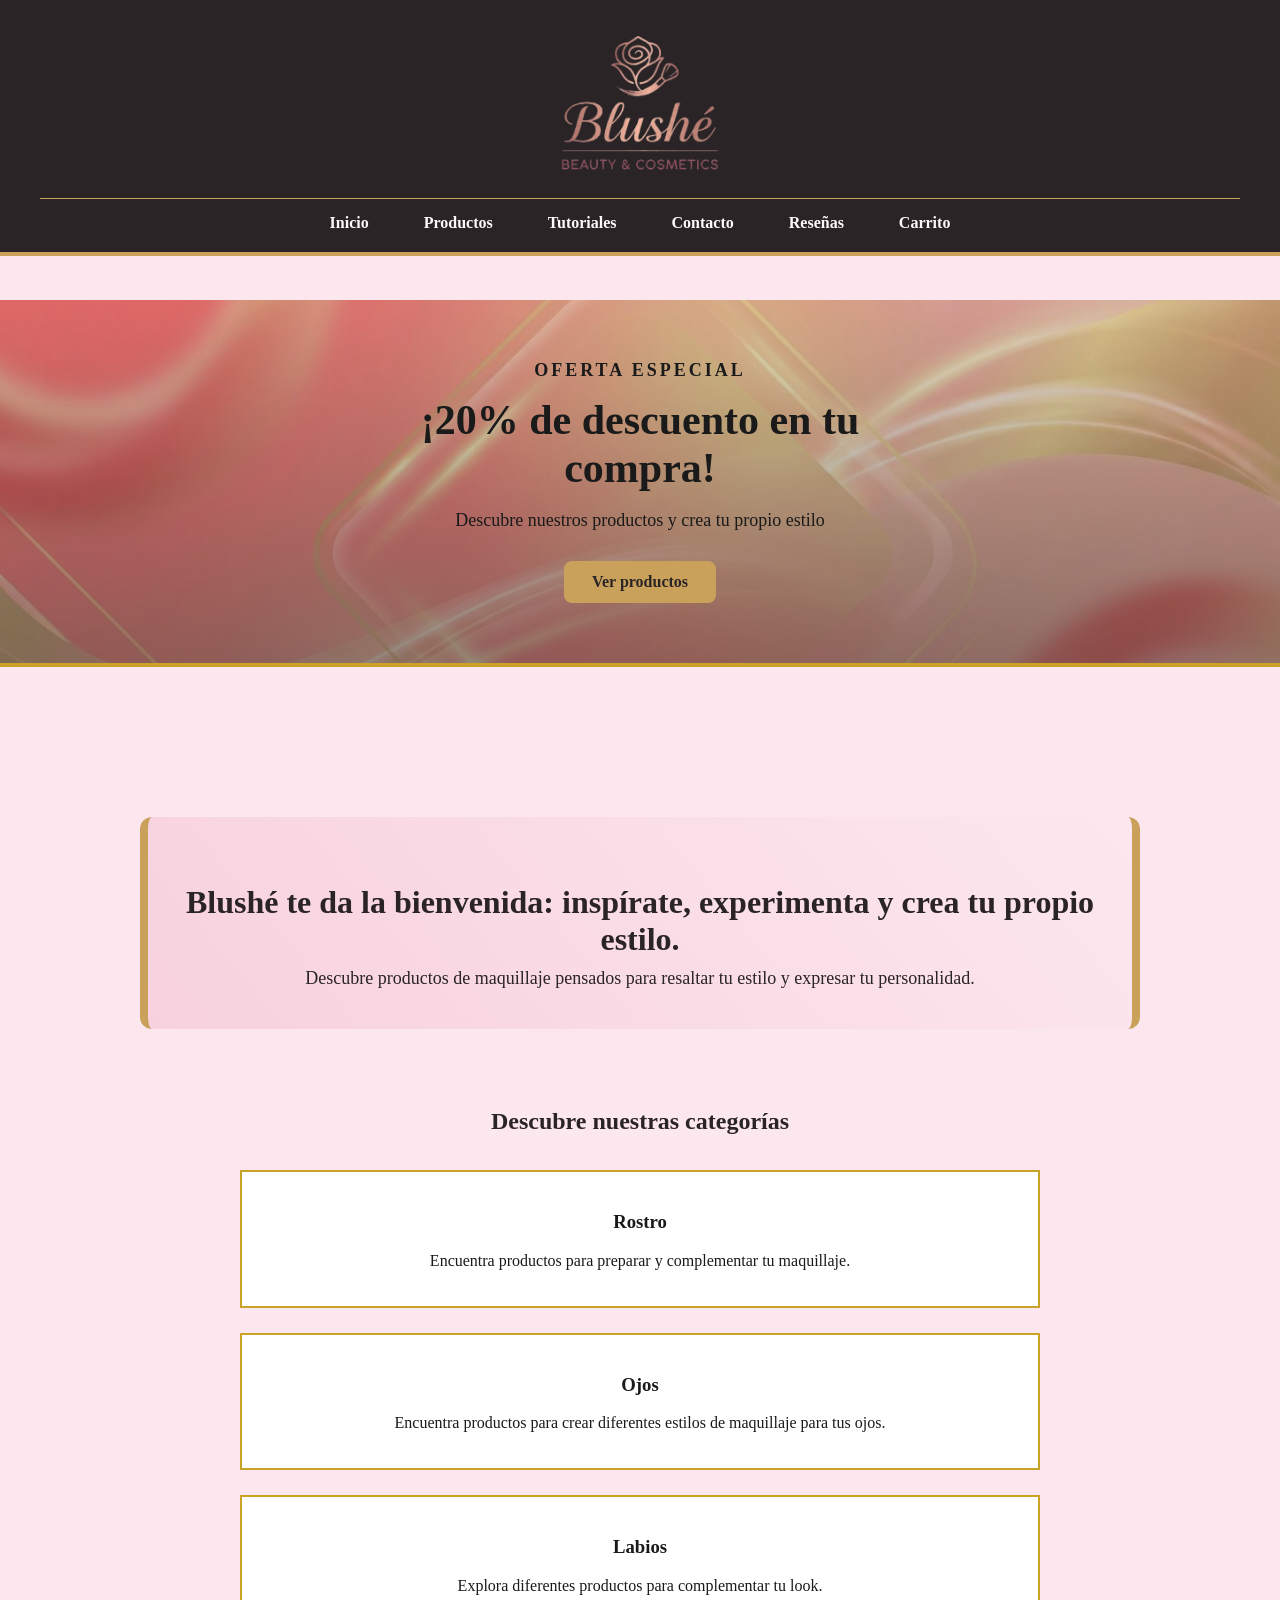
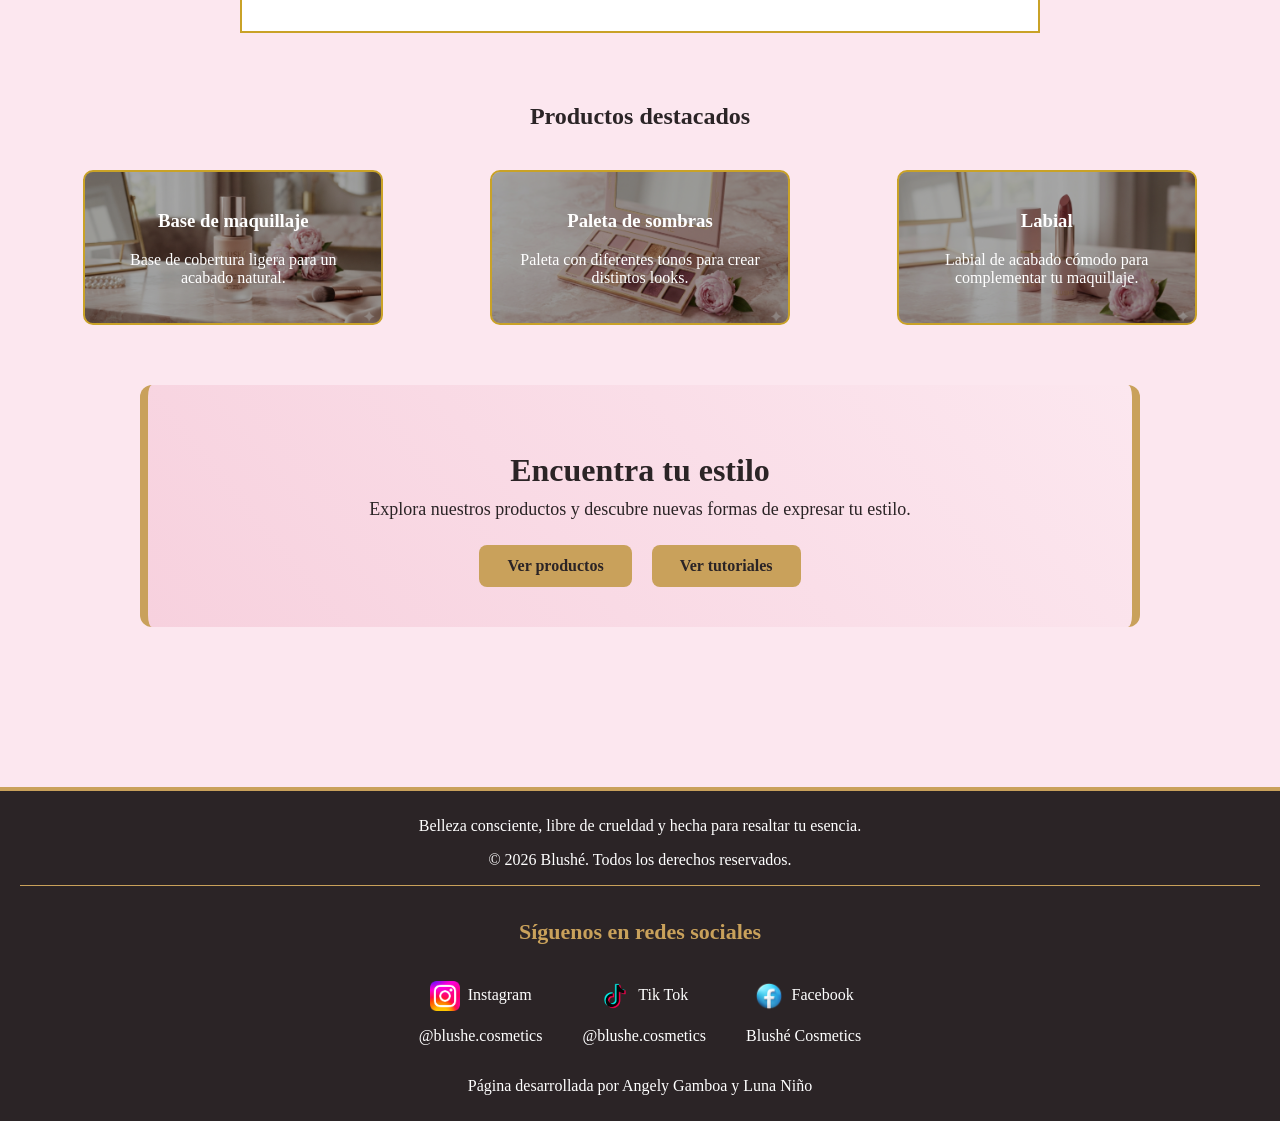
<file: index.html>
<!DOCTYPE html>
<html lang="es">
    
    <head>
        <meta charset="UTF-8">
        <meta name="viewport" content="width=device-width, initial-scale=1.0">
        <title>Blushé</title>
        <link rel="stylesheet" href="css/general.css">
        <link rel="stylesheet" href="css/inicio.css">
        <link rel="icon" type="image/png" href="img/letra-b.png">
        <link rel="preconnect" href="https://fonts.googleapis.com">
        <link rel="preconnect" href="https://fonts.gstatic.com" crossorigin>
        <link href="https://fonts.googleapis.com/css2?family=Playfair+Display:ital,wght@0,400..900;1,400..900&display=swap" rel="stylesheet">
    </head>
    <body>
        <header>
                <img src="img/logo.png" alt="Logo Blushe" class="logo-blushe">

            <nav aria-label="Navegación Principal">
                <ul>
                    <li><a href="index.html">Inicio</a></li>
                    <li><a href="productos.html">Productos</a></li>
                    <li><a href="tutoriales.html">Tutoriales</a></li>
                    <li><a href="contacto.html">Contacto</a></li>
                    <li><a href="reseñas.html">Reseñas</a></li>
                    <li><a href="carrito.html">Carrito</a></li>
                </ul>
            </nav>
        </header>

        <section class="banner-oferta">
            <div class="banner-texto">
            <span>OFERTA ESPECIAL</span>
            <h2>¡20% de descuento en tu compra!</h2>
            <p>Descubre nuestros productos y crea tu propio estilo</p>
            <div class="botones-estilo">
            <a href="productos.html" class="btn-estilo">Ver productos</a>
            </div>
            </div>
        </section>

        <main>
            <section class="seccion-destacada">
            <h2>Blushé te da la bienvenida: inspírate, experimenta y crea tu propio estilo.</h2>

            <p>
                Descubre productos de maquillaje pensados para resaltar tu estilo y expresar tu personalidad.
            </p>
            </section>

            <section class="categorias">
                <h2>Descubre nuestras categorías</h2>

                <article>
                    <a href="productos.html#rostro">
                        <div class="categoria-texto">
                    <h3>Rostro</h3>
                    <p>
                        Encuentra productos para preparar y complementar tu maquillaje.
                    </p>
                    </div>
                    <img src="img/Rostro.png" alt="Maquillaje para el rostro">
                    </a>
                </article>

                <article>
                    <a href="productos.html#ojos">
                        <div class="categoria-texto">
                    <h3>Ojos</h3>
                    <p>
                        Encuentra productos para crear diferentes estilos de maquillaje para tus ojos.
                    </p>
                    </div>
                    <img src="img/Ojos.png" alt="Maquillaje para los ojos">
                    </a>
                </article>

                <article>
                    <a href="productos.html#labios">
                        <div class="categoria-texto">
                    <h3>Labios</h3>
                    <p>
                        Explora diferentes productos para complementar tu look.
                    </p>
                    </div>
                    <img src="img/Labios.png" alt="Maquillaje para labios">
                    </a>
                </article>
            </section>

            <section class="productos-destacados">
                <h2 class="titulo-productos">Productos destacados</h2>

                <article class="fondo-base">
                    <h3>Base de maquillaje</h3>
                    <p>
                        Base de cobertura ligera para un acabado natural.
                    </p>
                </article>

                <article class="fondo-paleta">
                    <h3>Paleta de sombras</h3>
                    <p>
                        Paleta con diferentes tonos para crear distintos looks.
                    </p>
                </article>

                <article class="fondo-labial">
                    <h3>Labial</h3>
                    <p>
                        Labial de acabado cómodo para complementar tu maquillaje.
                    </p>
                </article>
            </section>

            <section class="seccion-destacada">
                <h2>Encuentra tu estilo</h2>

                <p>
                    Explora nuestros productos y descubre nuevas formas de expresar tu estilo.
                </p>

                <div class="botones-estilo">
                    <a href="productos.html" class="btn-estilo">Ver productos</a>
                    <a href="tutoriales.html" class="btn-estilo">Ver tutoriales</a>

                </div>
            </section>
        </main>

        <footer class="footer">
            <p>Belleza consciente, libre de crueldad y hecha para resaltar tu esencia.</p>
            <p>&copy; 2026 Blushé. Todos los derechos reservados.</p>

            <nav aria-label="Redes sociales">
                <h2>Síguenos en redes sociales</h2>

                <ul>
                    <li>                        
                            <p>Instagram</p>
                            <p>@blushe.cosmetics</p>
                    </li>

                    <li>                        
                            <p>Tik Tok</p>
                            <p>@blushe.cosmetics</p>
                    </li>

                    <li>                        
                            <p>Facebook</p>
                            <p>Blushé Cosmetics</p>
                    </li>

                </ul>
            </nav>

            <p>Página desarrollada por Angely Gamboa y Luna Niño</p>
        </footer>
    </body>
</html>
</file>
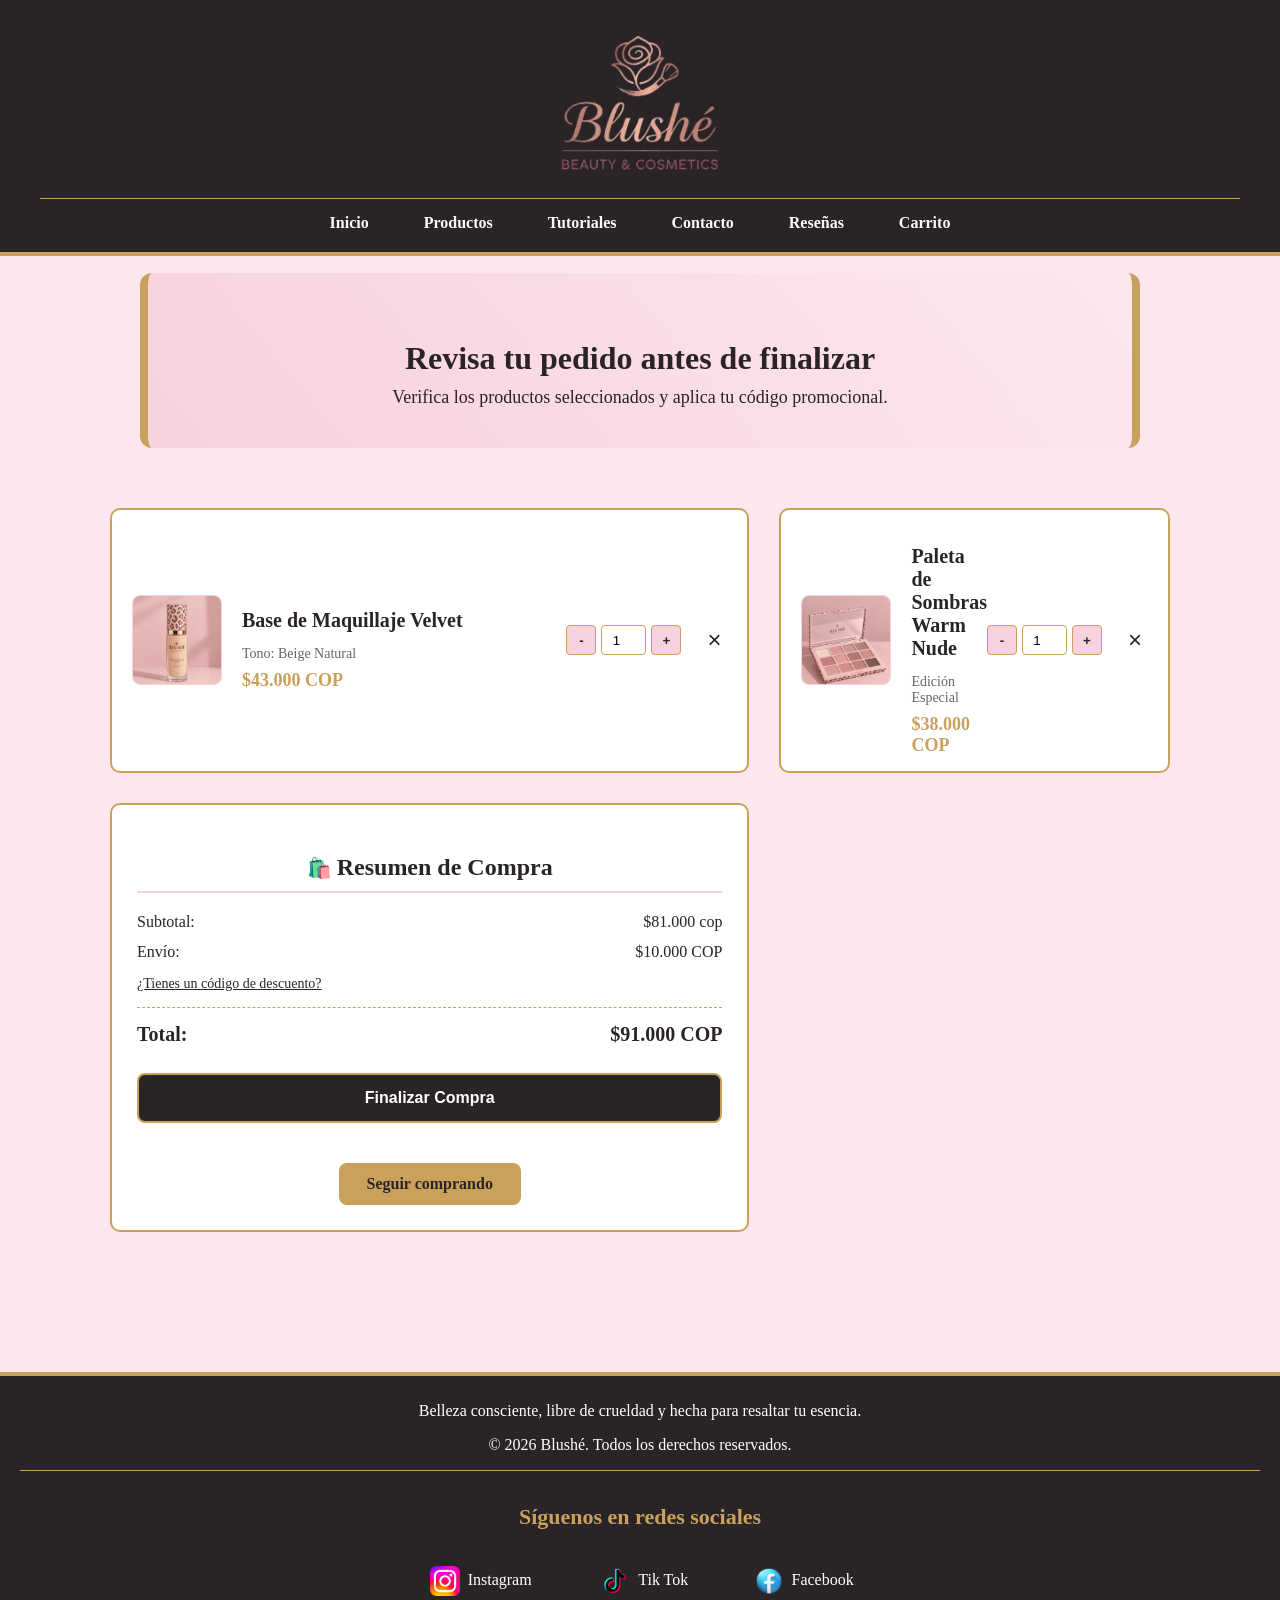
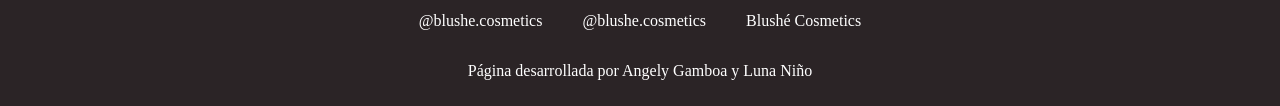
<file: carrito.html>
<!DOCTYPE html>
    <html lang="es">
    <head>
        <meta charset="UTF-8">
        <meta name="viewport" content="width=device-width, initial-scale=1.0">
        <title>Blushé - Carrito de Compras</title>
        <link rel="stylesheet" href="css/general.css">
        <link rel="stylesheet" href="css/inicio.css">
        <link rel="stylesheet" href="css/carrito.css">
        <link rel="preconnect" href="https://fonts.googleapis.com">
        <link rel="preconnect" href="https://fonts.gstatic.com" crossorigin>
        <link href="https://fonts.googleapis.com/css2?family=Playfair+Display:ital,wght@0,400..900;1,400..900&display=swap" rel="stylesheet">
    </head>
    <body> 
        <header>    
            <img src="img/logo.png" alt="Blushé" alt="Logo Blushe" class="logo-blushe">

            <nav aria-label="Navegación Principal">
                <ul>
                    <li><a href="index.html">Inicio</a></li>
                    <li><a href="productos.html">Productos</a></li>
                    <li><a href="tutoriales.html">Tutoriales</a></li>
                    <li><a href="contacto.html">Contacto</a></li>
                    <li><a href="reseñas.html">Reseñas</a></li>
                    <li><a href="carrito.html" class="active">Carrito</a></li>
                </ul>
            </nav>
        </header>
        
        <section>
            <div class="banner-texto">
                <span>TU SELECCIÓN ESPECIAL</span>
                <h2>Tu Carrito de Compras</h2>
                <p>Estás a un solo paso de resaltar tu belleza con la mejor cosmética consciente.</p>
            </div>
        </section>

        <main>
            <section class="seccion-destacada">
                <h2>Revisa tu pedido antes de finalizar</h2>
                <p>Verifica los productos seleccionados y aplica tu código promocional.</p>
            </section>
            <section id="seccion-carrito" class="seccion-carrito">
                <article class="item-producto">
                    <img src="imgs/img produc/Base.png" aly="Base de maquillaje" class="img-producto">
                    <div class="detalles-producto">
                            <h3>Base de Maquillaje Velvet</h3>
                            <p class="tono-producto">Tono: Beige Natural</p>
                            <span class="precio-unidad">$43.000 COP</span>
                    </div>
                    <div class="control-cantidad">
                            <button type="button" class="btn-cantidad">-</button>
                            <input type="number" value="1" min="1" class="input-cantidad" aria-label="Cantidad">
                            <button type="button" class="btn-cantidad">+</button>
                        </div>
                        <button type="button" class="btn-eliminar" aria-label="Eliminar producto">&times;</button>
                    </article>      
                    
                <article class="item-producto">
                        <img src="imgs/img produc/Paleta de sombras.png" alt="Paleta de sombras" class="img-producto">
                        <div class="detalles-producto">
                            <h3>Paleta de Sombras Warm Nude</h3>
                            <p class="tono-producto">Edición Especial</p>
                            <span class="precio-unidad">$38.000 COP</span>
                        </div>
                        <div class="control-cantidad">
                            <button type="button" class="btn-cantidad">-</button>
                            <input type="number" value="1" min="1" class="input-cantidad" aria-label="Cantidad">
                            <button type="button" class="btn-cantidad">+</button>
                        </div>
                        <button type="button" class="btn-eliminar" aria-label="Eliminar producto">&times;</button>
                    </article>

                </div> 
                <aside class="resumen-compra">
                    <h3 class="titulo-resumen">Resumen de Compra</h3>
                    
                    <div class="fila-resumen">
                        <span>Subtotal:</span>
                        <span>$81.000 cop</span>
                    </div>   

                    <div class="fila-resumen">
                        <span>Envío:</span>
                        <span>$10.000 COP</span>
                    </div>

                    <div class="bloque-cupon">
                        <input type="checkbox" id="check-cupon" class="toggle-cupon">
                        <label for="check-cupon" class="lbl-cupon">¿Tienes un código de descuento?</label>
                        <div class="caja-cupon">
                            <input type="text" placeholder="Ingresa tu cupón" class="input-cupon">
                            <button type="button" class="btn-cupon">Aplicar</button>
                        </div>
          
                    <hr class="linea-divisora">

                    <div class="fila-resumen total-pedido">
                        <span>Total:</span>
                        <span>$91.000 COP</span>
                    </div>

                    <button type="button" class="btn-checkout">Finalizar Compra</button>
                    
                    <div class="botones-estilo">
                        <a href="productos.html" class="btn-estilo">Seguir comprando</a>
                    </div>
                </aside>
                    </div>
            </section>
        </main>
        <footer class="footer">
            <p>Belleza consciente, libre de crueldad y hecha para resaltar tu esencia.</p>
            <p>&copy; 2026 Blushé. Todos los derechos reservados.</p>

            <nav aria-label="Redes sociales">
                <h2>Síguenos en redes sociales</h2>
                <ul>
                    <li>
                        <p>Instagram</p>
                        <p>@blushe.cosmetics</p>
                    </li>
                    <li>
                        <p>Tik Tok</p>
                        <p>@blushe.cosmetics</p>
                    </li>
                    <li>
                        <p>Facebook</p>
                        <p>Blushé Cosmetics</p>
                    </li>
                </ul>
            </nav>

            <p>Página desarrollada por Angely Gamboa y Luna Niño</p>
        </footer>
    </body>    
    </html>
</file>
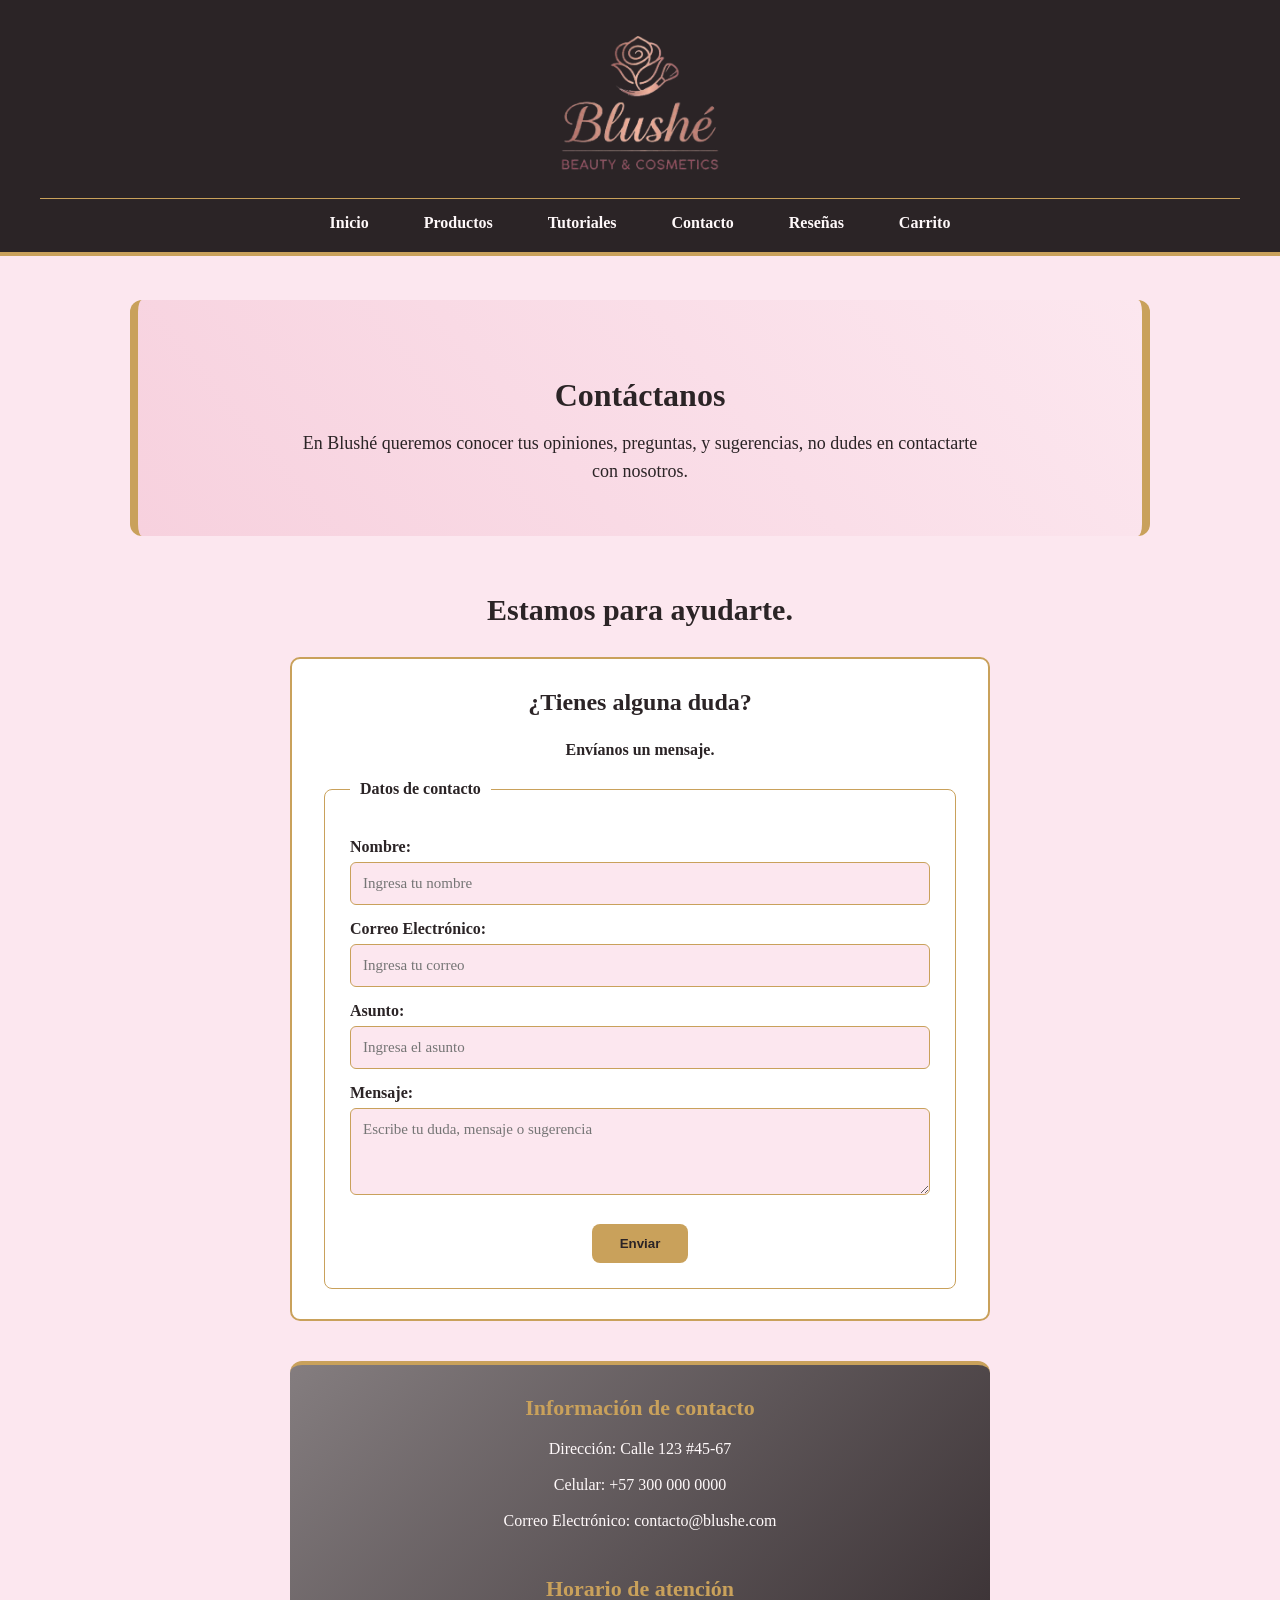
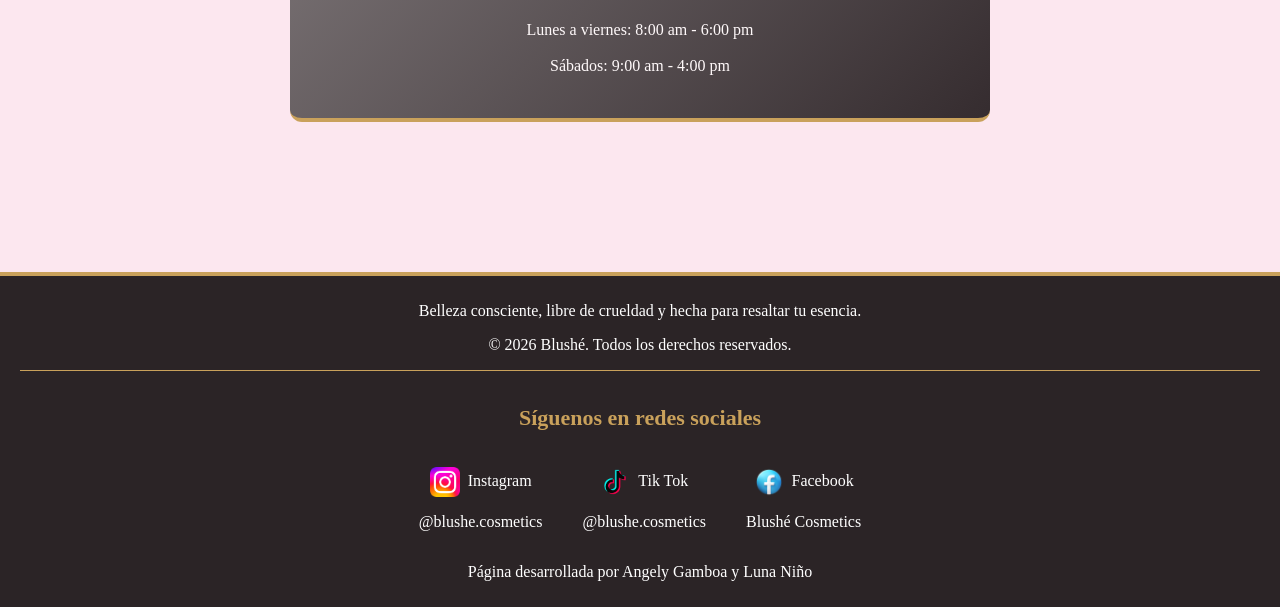
<file: contacto.html>
<!DOCTYPE html>
<html lang="es">
    
    <head>
        <meta charset="UTF-8">
        <meta name="viewport" content="width=device-width, initial-scale=1.0">
        <title>Blushé</title>
        <link rel="icon" type="image/png" href="img/cel.png">
        <link rel="stylesheet" href="css/general.css">
        <link rel="stylesheet" href="css/contacto.css">
        <link rel="preconnect" href="https://fonts.googleapis.com">
        <link rel="preconnect" href="https://fonts.gstatic.com" crossorigin>
        <link href="https://fonts.googleapis.com/css2?family=Playfair+Display:ital,wght@0,400..900;1,400..900&display=swap" rel="stylesheet">
    </head>
    <body>
        <header>
                <img src="img/logo.png" alt="Logo Blushe" class="logo-blushe">

            <nav aria-label="Navegación Principal">
                <ul>
                    <li><a href="index.html">Inicio</a></li>
                    <li><a href="productos.html">Productos</a></li>
                    <li><a href="tutoriales.html">Tutoriales</a></li>
                    <li><a href="contacto.html">Contacto</a></li>
                    <li><a href="reseñas.html">Reseñas</a></li>
                    <li><a href="carrito.html">Carrito</a></li>
                </ul>
            </nav>
        </header>

        <main class="contacto-main">
            <section class="contacto-introduccion">
                <h2>Contáctanos</h2>

                <p>En Blushé queremos conocer tus opiniones, preguntas, y sugerencias, no dudes en contactarte con nosotros.
                </p>
            </section>

            <section class="contacto-contenido">
                <h2>Estamos para ayudarte.</h2>

                <article class="formulario-contacto">
                <h3>¿Tienes alguna duda?</h3>
                <h4>Envíanos un mensaje.</h4>

                <form autocomplete="on">

                    <fieldset>
                        <legend>Datos de contacto</legend>

                    <label for="nombre">Nombre:</label>
                    <input type="text" id="nombre"  name="nombre" placeholder="Ingresa tu nombre" required>

                    <label for="correo">Correo Electrónico:</label>
                    <input type="email" id="correo"  name="correo" placeholder="Ingresa tu correo" required>

                    <label for="asunto">Asunto:</label>
                    <input type="text" id="asunto"  name="asunto" placeholder="Ingresa el asunto" required>

                    <label for="mensaje">Mensaje:</label>
                    <textarea id="mensaje"  name="mensaje" placeholder="Escribe tu duda, mensaje o sugerencia" required></textarea>

                    <button type="submit">Enviar</button>

                    </fieldset>
                </form>
            </article>

                <article class="informacion-contacto">
                    <h3>Información de contacto </h3>

                    <address>
                        <p>Dirección: Calle 123 #45-67</p>
                        <p>Celular: +57 300 000 0000</p>
                        <p>Correo Electrónico: contacto@blushe.com</p>
                     </address>
                     <br>
                    <h3>Horario de atención</h3>
                    <p>Lunes a viernes: 8:00 am - 6:00 pm</p>
                    <p>Sábados: 9:00 am - 4:00 pm</p>
                </article>
            </section>

            
        </main>

         <footer class="footer">
            <p>Belleza consciente, libre de crueldad y hecha para resaltar tu esencia.</p>
            <p>&copy; 2026 Blushé. Todos los derechos reservados.</p>

            <nav aria-label="Redes sociales">
                <h2>Síguenos en redes sociales</h2>

                <ul>
                    <li>                        
                            <p>Instagram</p>
                            <p>@blushe.cosmetics</p>
                    </li>

                    <li>                        
                            <p>Tik Tok</p>
                            <p>@blushe.cosmetics</p>
                    </li>

                    <li>                        
                            <p>Facebook</p>
                            <p>Blushé Cosmetics</p>
                    </li>

                </ul>
            </nav>

            <p>Página desarrollada por Angely Gamboa y Luna Niño</p>
        </footer>
    </body>
</html>
</file>
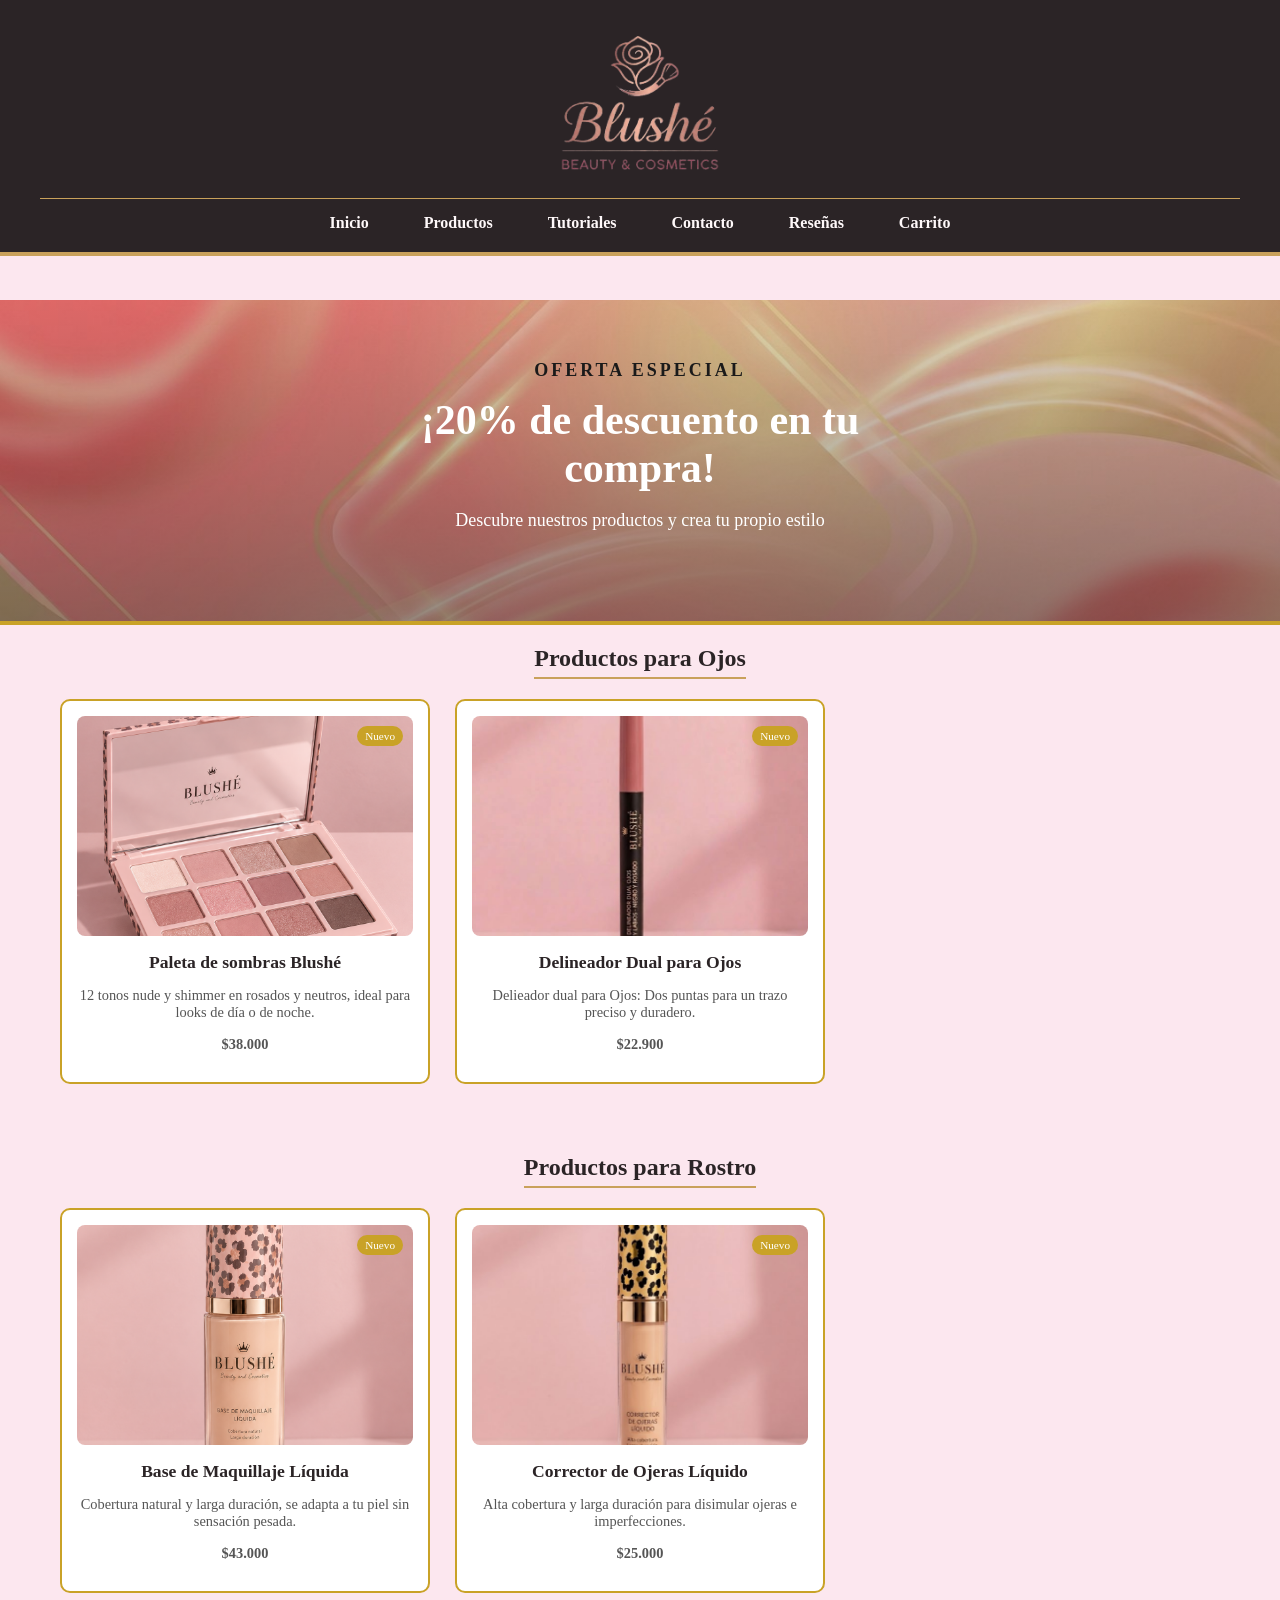
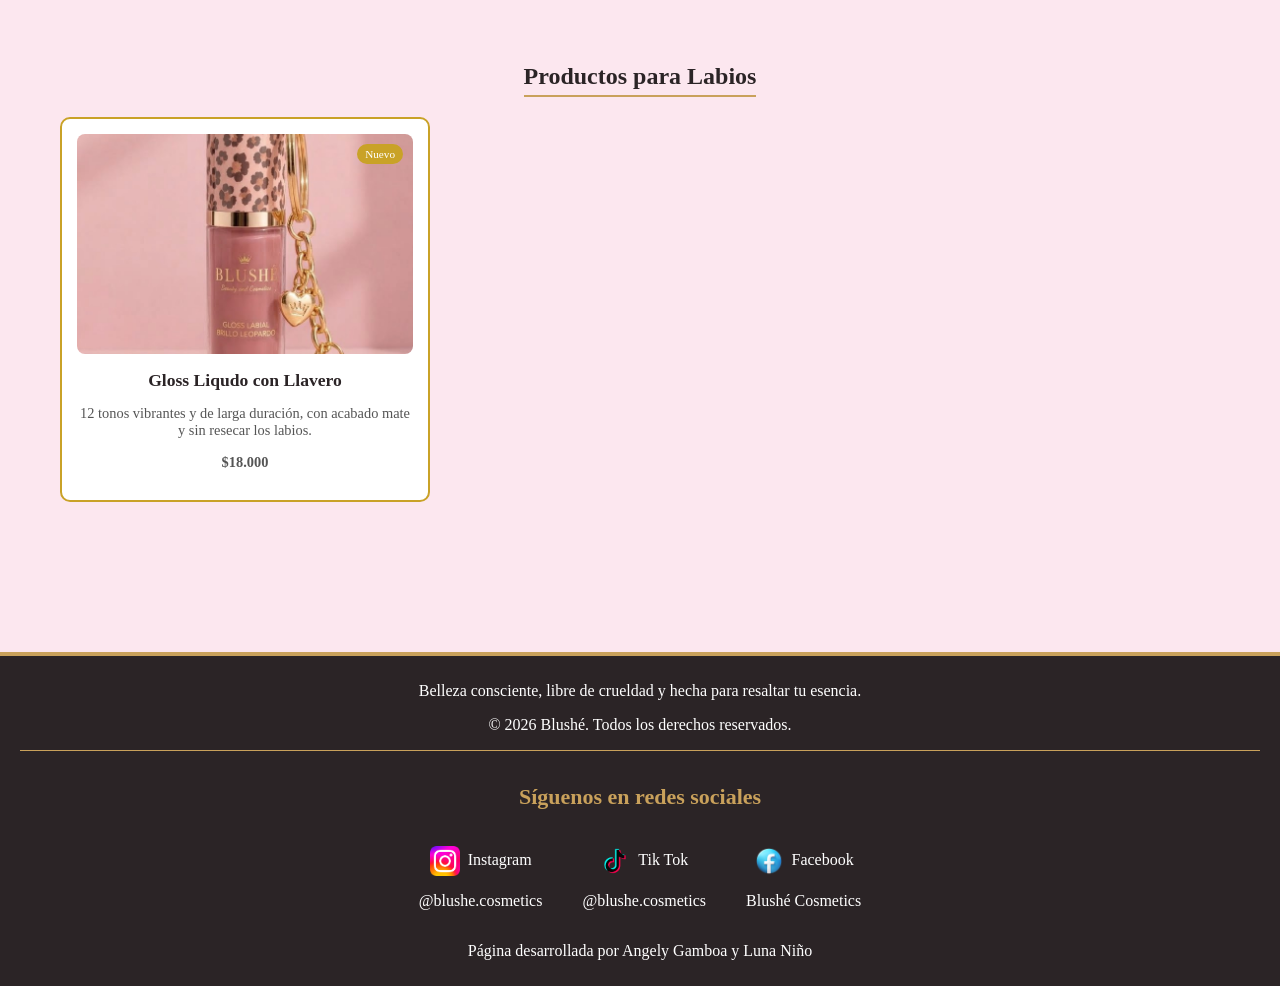
<file: productos.html>
<!DOCTYPE html>
<html lang="es">
    
    <head>
        <meta charset="UTF-8">
        <meta name="viewport" content="width=device-width, initial-scale=1.0">
        <title>Blushé</title>
        <link rel="icon" type="image/png" href="img/lab.png">
        <link rel="stylesheet" href="css/general.css">
        <link rel="stylesheet" href="css/Productos.css">
        <link rel="preconnect" href="https://fonts.googleapis.com">
        <link rel="preconnect" href="https://fonts.gstatic.com" crossorigin>
        <link href="https://fonts.googleapis.com/css2?family=Playfair+Display:ital,wght@0,400..900;1,400..900&display=swap" rel="stylesheet">
    </head>
    <body>
        <header>
            <img src="img/logo.png" alt="Logo Blushe" class="logo-blushe">
    

            <nav aria-label="Navegación Principal">
                <ul>
                    <li><a href="index.html">Inicio</a></li>
                    <li><a href="productos.html">Productos</a></li>
                    <li><a href="tutoriales.html">Tutoriales</a></li>
                    <li><a href="contacto.html">Contacto</a></li>
                    <li><a href="reseñas.html">Reseñas</a></li>
                    <li><a href="carrito.html">Carrito</a></li>
                </ul>
            </nav>
        </header>

        <main>
            <section class="banner-oferta">
            <div class="banner-texto">
            <span>OFERTA ESPECIAL</span>
            <h2>¡20% de descuento en tu compra!</h2>
            <p>Descubre nuestros productos y crea tu propio estilo</p>
            </div>
        
        </section>
            
            <section class="categoria" aria-labelledby="ojos-titulo">
                <h2 id="ojos-titulo">Productos para Ojos</h2>
                <div class="grid-productos">

                    <article class="producto">
                        <div class="producto-img-wrapper">
                        <img src="imgs/img produc/Paleta de sombras.png" alt="Paleta de sombras Blushé, 12 tonos nude y shimmer">
                        <span class="etiqueta">Nuevo</span>
                        </div>
                        <h3>Paleta de sombras Blushé</h3>
                        <p>12 tonos nude y shimmer en rosados y neutros, ideal para looks de día o de noche.</p>
                        <p class="precio">$38.000</p>
                    </article>

                    <article class="producto">
                        <div class="producto-img-wrapper">
                            <img src="imgs/img produc/Delineador.jpg" alt="Delineador dual para ojosBlushé, ngero">
                            <span class="etiqueta">Nuevo</span>
                        </div>
                        <h3>Delineador Dual para Ojos</h3>
                        <p>Delieador dual para Ojos: Dos puntas para un trazo preciso y duradero.</p>
                        <p class="precio">$22.900</p>
                    </article>
               </div>
            </section>
            <section class="categoria" aria-labelledby="rostro-titulo">
                <h2 id="rostro-titulo">Productos para Rostro</h2>        
                <div class="grid-productos">

                    <article class="producto">
                    <div class="producto-img-wrapper">
                     <img src="imgs/img produc/Base.png" alt="Base de maquillaje líquida Blushé, cobertura natural, 30ml">
                     <span class="etiqueta">Nuevo</span>
                     </div>
                    <h3>Base de Maquillaje Líquida</h3>
                    <p>Cobertura natural y larga duración, se adapta a tu piel sin sensación pesada.</p>
                    <p class="precio">$43.000</p>
                    </article>    

                     <article class="producto">
                <div class="producto-img-wrapper">
                    <img src="imgs/img produc/Corrector.jpg" alt="Corrector de ojeras líquido Blushé, alta cobertura, 10ml">
                    <span class="etiqueta">Nuevo</span>
                </div>
                <h3>Corrector de Ojeras Líquido</h3>
                <p>Alta cobertura y larga duración para disimular ojeras e imperfecciones.</p>
                <p class="precio">$25.000</p>
                </article>
                </div>
            </section>

            <section class="categoria" aria-labelledby="labios-titulo">
                <h2 id="labios-titulo">Productos para Labios</h2>
                <div class="grid-productos">

                    <article class="producto">
                        <div class="producto-img-wrapper">
                            <img src="imgs/img produc/Gloss.jpg" alt="Gloss líquido con llavero Blushé, tono brillante y duradero">
                            <span class="etiqueta">Nuevo</span>
                        </div>
                        <h3>Gloss Liqudo con Llavero</h3>
                        <p>12 tonos vibrantes y de larga duración, con acabado mate y sin resecar los labios.</p>
                        <p class="precio">$18.000</p>
                    </article>

                </div>
            </section>
        </main>

      <footer class="footer">
            <p>Belleza consciente, libre de crueldad y hecha para resaltar tu esencia.</p>
            <p>&copy; 2026 Blushé. Todos los derechos reservados.</p>

            <nav aria-label="Redes sociales">
                <h2>Síguenos en redes sociales</h2>

                <ul>
                    <li>                        
                            <p>Instagram</p>
                            <p>@blushe.cosmetics</p>
                    </li>

                    <li>                        
                            <p>Tik Tok</p>
                            <p>@blushe.cosmetics</p>
                    </li>

                    <li>                        
                            <p>Facebook</p>
                            <p>Blushé Cosmetics</p>
                    </li>

                </ul>
            </nav>

            <p>Página desarrollada por Angely Gamboa y Luna Niño</p>
        </footer>
    </body>
</html>
</file>
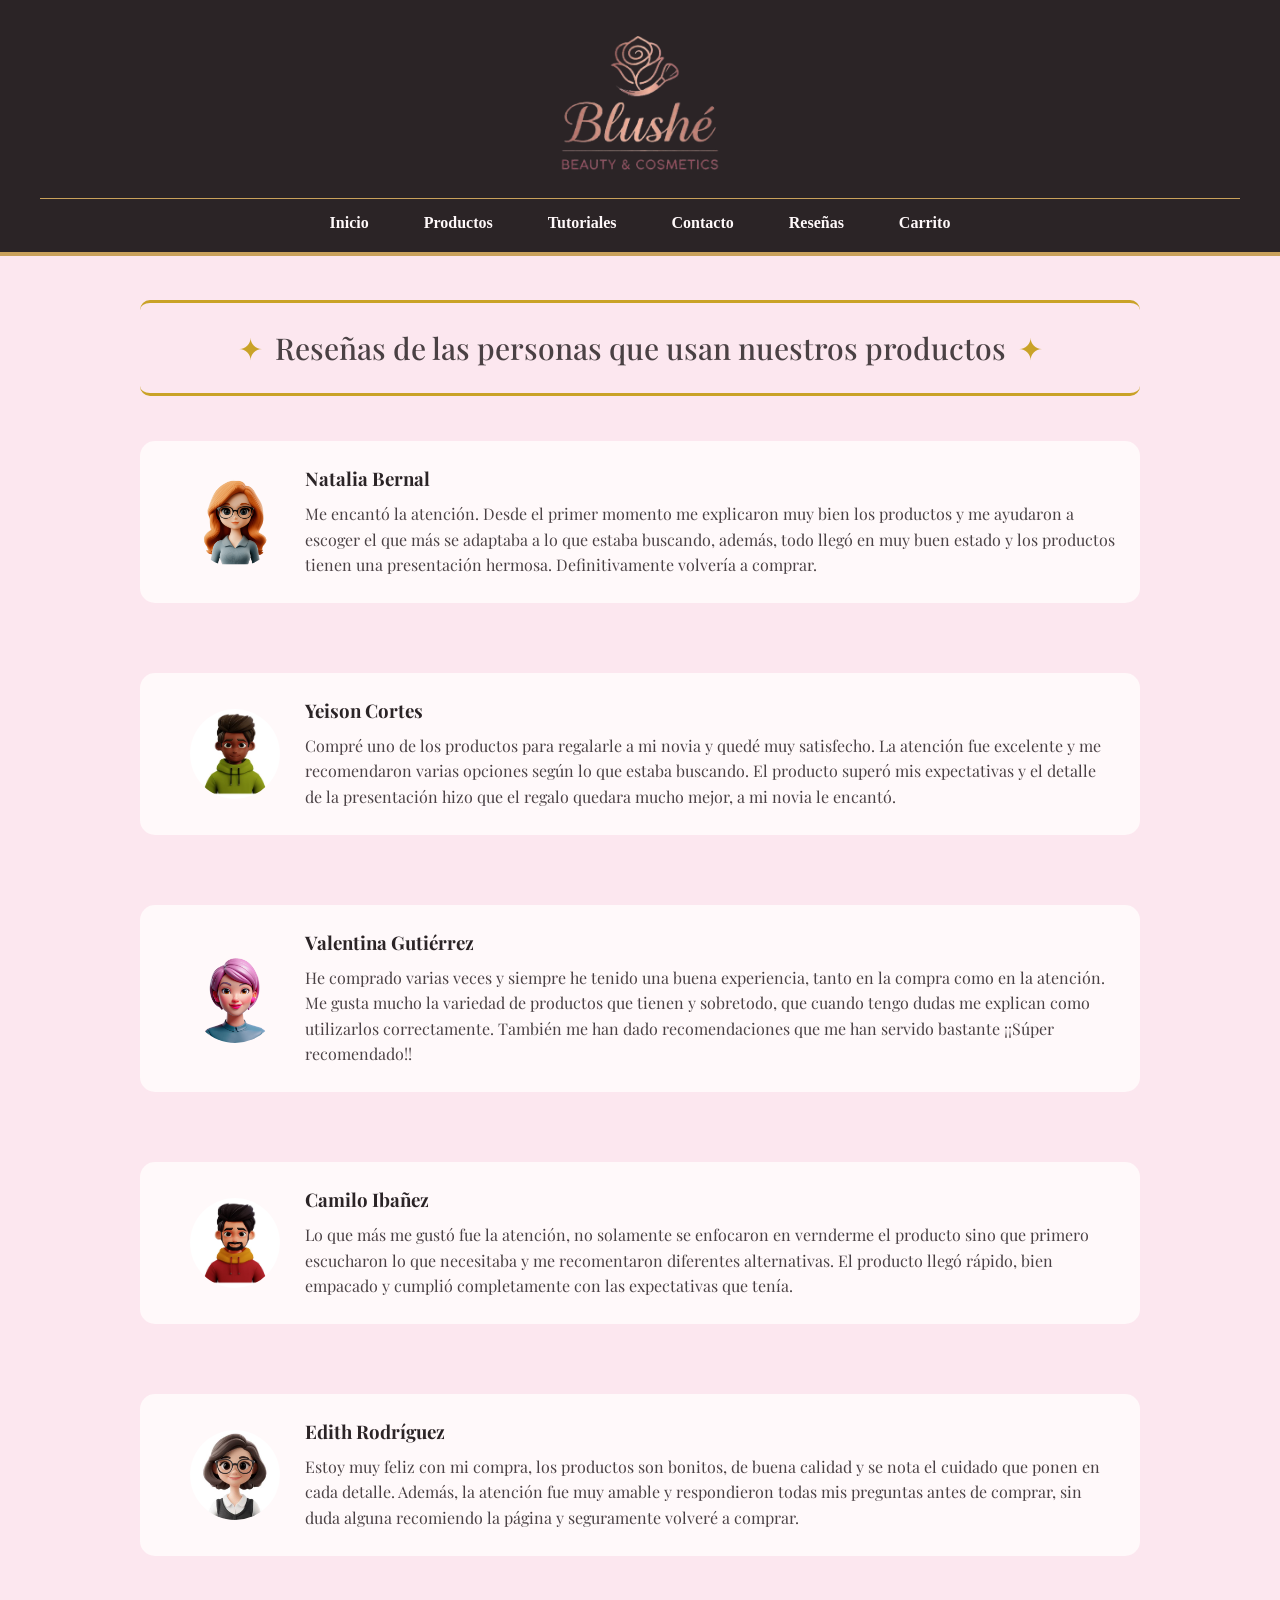
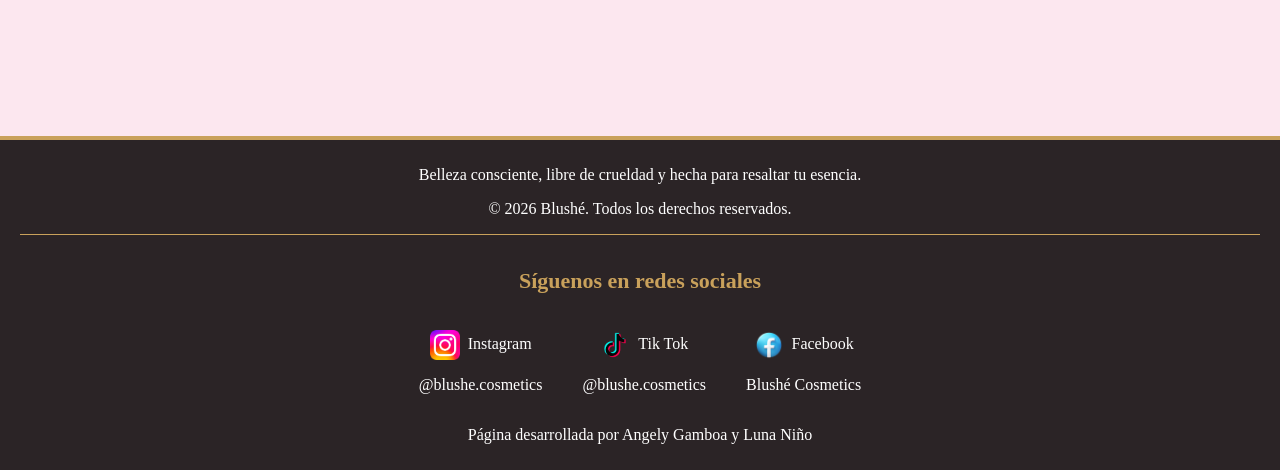
<file: reseñas.html>
<!DOCTYPE html>
<html lang="es">
    
    <head>
        <meta charset="UTF-8">
        <meta name="viewport" content="width=device-width, initial-scale=1.0">
        <title>Blushé</title>
        <link rel="icon" type="image/png" href="img/noti.png">
        <link rel="stylesheet" href="css/general.css">
        <link rel="stylesheet" href="css/reseñas.css">
        <link rel="preconnect" href="https://fonts.googleapis.com">
        <link rel="preconnect" href="https://fonts.gstatic.com" crossorigin>
        <link href="https://fonts.googleapis.com/css2?family=Playfair+Display:ital,wght@0,400..900;1,400..900&display=swap" rel="stylesheet">
    </head>

    <body>
        <header>
            <img src="img/logo.png" alt="Logo Blushe" class="logo-blushe">

            <nav aria-label="Navegación Principal">
                <ul>
                    <li><a href="index.html">Inicio</a></li>
                    <li><a href="productos.html">Productos</a></li>
                    <li><a href="tutoriales.html">Tutoriales</a></li>
                    <li><a href="contacto.html">Contacto</a></li>
                    <li><a href="reseñas.html">Reseñas</a></li>
                    <li><a href="carrito.html">Carrito</a></li>
                </ul>
            </nav>
        </header>

        <main>
            <section class="reseñas-clientes">
                <h2>Reseñas de las personas que usan nuestros productos</h2>

                <article class="reseña-clientes">
                    <img src="img/reseña_uno.png" alt="Reseña Natalia">

                    <div class="texto-reseñas">
                        <h3>Natalia Bernal</h3>
                        <p>
                            Me encantó la atención. Desde el primer momento me explicaron muy bien los productos y me ayudaron a
                            escoger el que más se adaptaba a lo que estaba buscando, además, todo llegó en muy buen estado y los
                            productos tienen una presentación hermosa. Definitivamente volvería a comprar.
                        </p>
                    </div>
                </article>

                <article class="reseña-clientes">
                    <img src="img/reseña_dos.png" alt="Reseña Yeison">

                    <div class="texto-reseñas">
                        <h3>Yeison Cortes</h3>
                        <p>
                            Compré uno de los productos para regalarle a mi novia y quedé muy satisfecho. La atención fue excelente y
                            me recomendaron varias opciones según lo que estaba buscando. El producto superó mis expectativas y el
                            detalle de la presentación hizo que el regalo quedara mucho mejor, a mi novia le encantó.
                        </p>
                    </div>
                </article>

                <article class="reseña-clientes">
                    <img src="img/reseña_tres.png" alt="Reseña Valentina">

                    <div class="texto-reseñas">
                        <h3>Valentina Gutiérrez</h3>
                        <p>
                            He comprado varias veces y siempre he tenido una buena experiencia, tanto en la compra como en la atención.
                            Me gusta mucho la variedad de productos que tienen y sobretodo, que cuando tengo dudas me explican como utilizarlos
                            correctamente. También me han dado recomendaciones que me han servido bastante ¡¡Súper recomendado!!
                        </p>
                    </div>
                </article>

                <article class="reseña-clientes">
                    <img src="img/reseña_cuatro.png" alt="Reseña Camilo">

                    <div class="texto-reseñas">
                        <h3>Camilo Ibañez</h3>
                        <p>
                            Lo que más me gustó fue la atención, no solamente se enfocaron en vernderme el producto sino que primero escucharon
                            lo que necesitaba y me recomentaron diferentes alternativas. El producto llegó rápido, bien empacado y cumplió
                            completamente con las expectativas que tenía.
                        </p>
                    </div>
                </article>

                <article class="reseña-clientes">
                    <img src="img/reseña_cinco.png" alt="Reseña Edith">

                    <div class="texto-reseñas">
                        <h3>Edith Rodríguez</h3>
                        <p>
                            Estoy muy feliz con mi compra, los productos son bonitos, de buena calidad y se nota el cuidado que ponen en cada
                            detalle. Además, la atención fue muy amable y respondieron todas mis preguntas antes de comprar, sin duda alguna
                            recomiendo la página y seguramente volveré a comprar.
                        </p>
                    </div>
                </article>

            </section>
        </main>
        <footer class="footer">
            <p>Belleza consciente, libre de crueldad y hecha para resaltar tu esencia.</p>
            <p>&copy; 2026 Blushé. Todos los derechos reservados.</p>

            <nav aria-label="Redes sociales">
                <h2>Síguenos en redes sociales</h2>

                <ul>
                    <li>                        
                            <p>Instagram</p>
                            <p>@blushe.cosmetics</p>
                    </li>

                    <li>                        
                            <p>Tik Tok</p>
                            <p>@blushe.cosmetics</p>
                    </li>

                    <li>                        
                            <p>Facebook</p>
                            <p>Blushé Cosmetics</p>
                    </li>

                </ul>
            </nav>

            <p>Página desarrollada por Angely Gamboa y Luna Niño</p>
        </footer>
    </body>
</html>
</file>
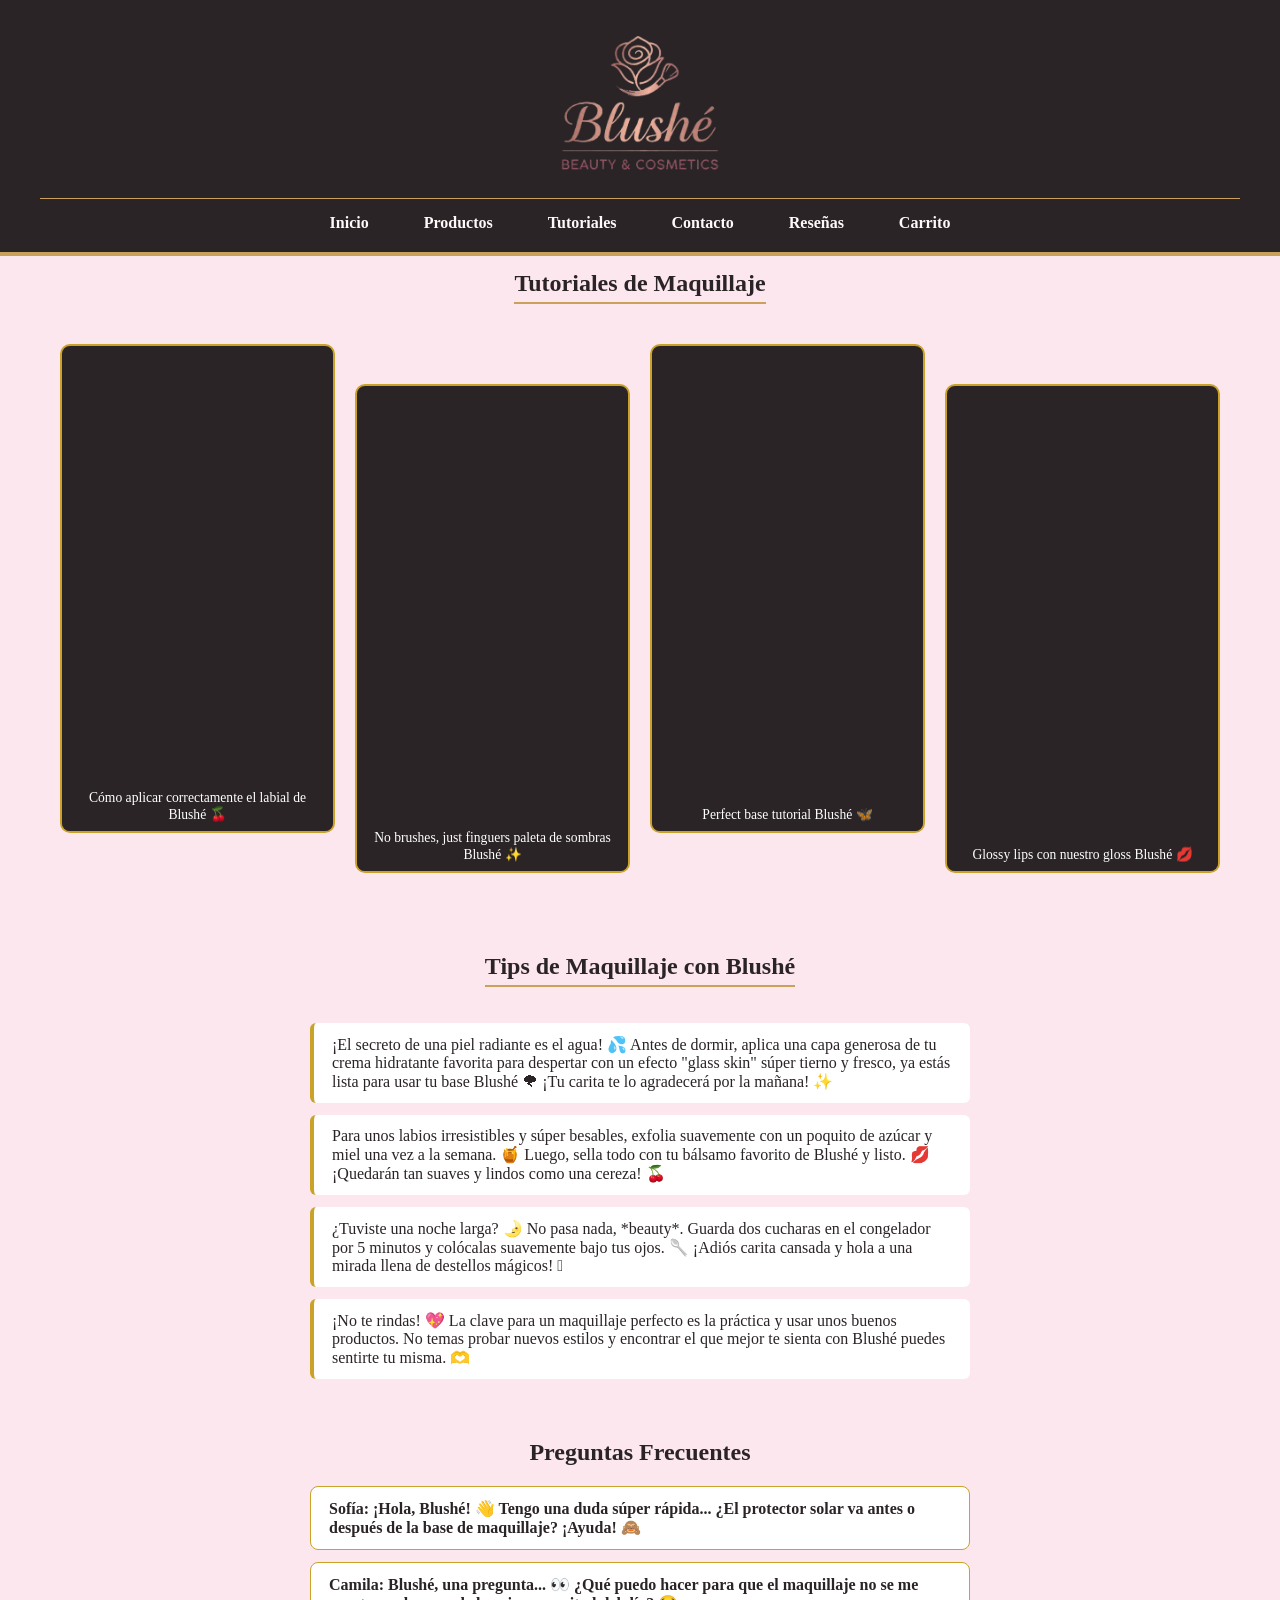
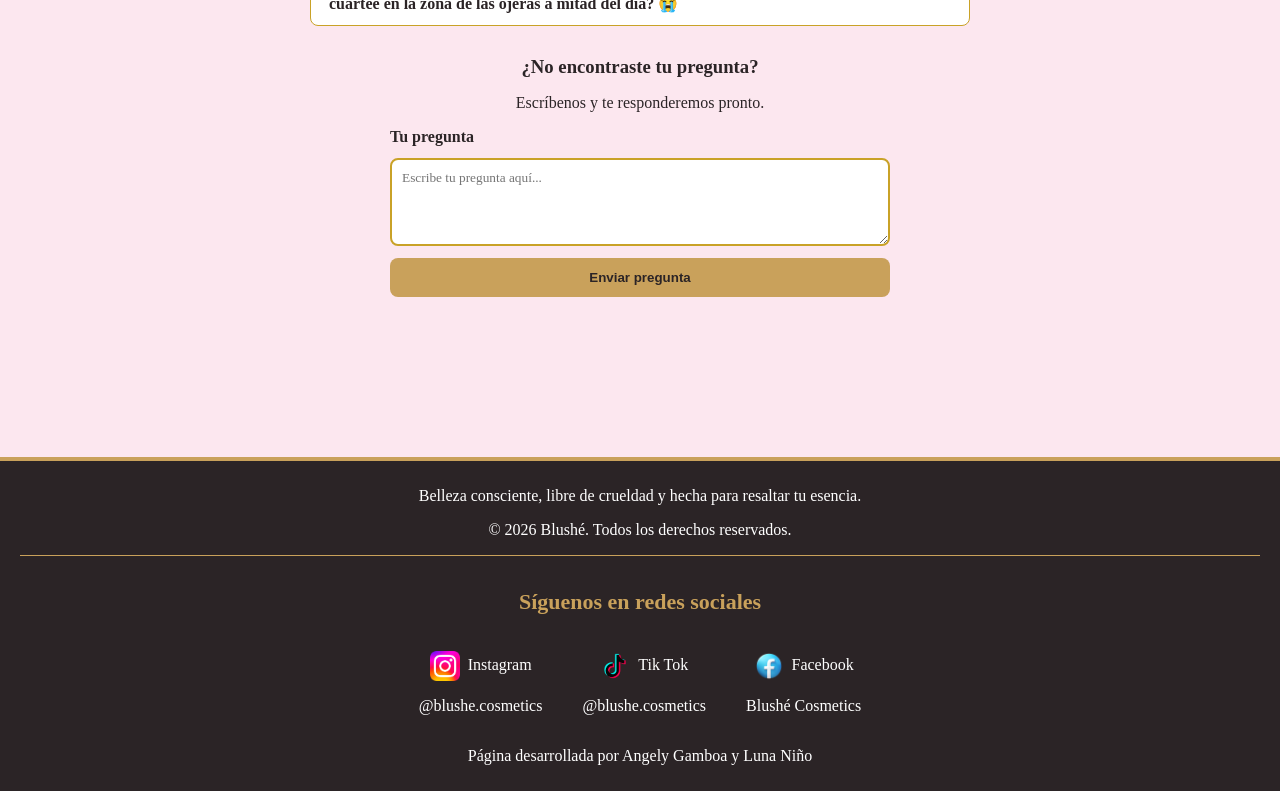
<file: tutoriales.html>
<!DOCTYPE html>
<html lang="es">
    
    <head>
        <meta charset="UTF-8">
        <meta name="viewport" content="width=device-width, initial-scale=1.0">
        <title>Blushé</title>
        <link rel="icon" type="image/png" href="img/tuto.png">
        <link rel="stylesheet" href="css/general.css">
        <link rel="stylesheet" href="css/tutoriales.css">
        <link rel="preconnect" href="https://fonts.googleapis.com">
        <link rel="preconnect" href="https://fonts.gstatic.com" crossorigin>
        <link href="https://fonts.googleapis.com/css2?family=Playfair+Display:ital,wght@0,400..900;1,400..900&display=swap" rel="stylesheet">
    </head>
    <body>
         <header>
            <img src="img/logo.png" alt="Logo Blushe" class="logo-blushe">
    

            <nav aria-label="Navegación Principal">
                <ul>
                    <li><a href="index.html">Inicio</a></li>
                    <li><a href="productos.html">Productos</a></li>
                    <li><a href="tutoriales.html">Tutoriales</a></li>
                    <li><a href="contacto.html">Contacto</a></li>
                    <li><a href="reseñas.html">Reseñas</a></li>
                    <li><a href="carrito.html">Carrito</a></li>
                </ul>
            </nav>
        </header>

        <main>
            <section class="videos" aria-labelledby="videos-titulo">
                <h2 id="videos-titulo">Tutoriales de Maquillaje</h2>
                <div class="grid-videos">

                    <div class="video-card video-card--arriba">
                        <video src="vid/tutorial_labial.mp4" autoplay muted loop playsinline></video>
                        <p class="video-titulo">Cómo aplicar correctamente el labial de Blushé &#x1F352</p>
                    </div>

                    <div class="video-card video-card--abajo">
                        <video src="vid/tutorial_paleta_de_sombra.mp4"autoplay muted loop playsinline></video>
                        <p class="video-titulo">No brushes, just finguers paleta de sombras Blushé &#x2728</p>
                    </div>

                    <div class="video-card video-card--arriba">
                        <video src="vid/tutorial_base.mp4" autoplay muted loop playsinline></video>
                        <p class="video-titulo">Perfect base tutorial Blushé &#x1F98B</p>
                    </div>

                    <div class="video-card video-card--abajo">
                        <video src="vid/tutorial_gloss.mp4" autoplay muted loop playsinline></video>
                        <p class="video-titulo">Glossy lips con nuestro gloss Blushé &#x1F48B</p>
                    </div>
                </div>
            </section>

        <section class="tips" aria-labelledby="tips-titulo">
           <h2 id="tips-titulo">Tips de Maquillaje con Blushé</h2>
           <ul class="lista-tips">
            <li>¡El secreto de una piel radiante es el agua! &#x1F4A6; Antes de dormir, aplica una capa generosa de tu crema hidratante favorita para despertar con un efecto "glass skin" súper tierno y fresco, ya estás lista para usar tu base Blushé &#x1F32A; ¡Tu carita te lo agradecerá por la mañana! &#x2728;</li>
            <li>Para unos labios irresistibles y súper besables, exfolia suavemente con un poquito de azúcar y miel una vez a la semana. &#x1F36F; Luego, sella todo con tu bálsamo favorito de Blushé y listo. &#x1F48B; ¡Quedarán tan suaves y lindos como una cereza! &#x1F352;</li>
            <li>¿Tuviste una noche larga? &#x1F31B; No pasa nada, *beauty*. Guarda dos cucharas en el congelador por 5 minutos y colócalas suavemente bajo tus ojos. &#x1F944; ¡Adiós carita cansada y hola a una mirada llena de destellos mágicos! &#x1F278;</li>
            <li>¡No te rindas! &#x1F496; La clave para un maquillaje perfecto es la práctica y usar unos buenos productos. No temas probar nuevos estilos y encontrar el que mejor te sienta con Blushé puedes sentirte tu misma. &#x1FAF6;</li>
        </ul>
    </section>

    <section class="faq" aria-labelledby="faq-titulo">
    <h2 id="faq-titulo">Preguntas Frecuentes</h2>

    <div class="pregunta">
    <p class="pregunta-texto"><strong>Sofía:</strong> ¡Hola, Blushé! &#x1F44B; Tengo una duda súper rápida... ¿El protector solar va antes o después de la base de maquillaje? ¡Ayuda! &#x1F648</p>
    <p class="respuesta"><strong>Blushé:</strong>¡Hola, Sofi! &#x1F496; ¡Es la pregunta del millón! El protector solar siempre, siempre va <strong>antes</strong> de tu base de maquillaje. Déjalo absorber por 5 minutitos para que cree una capa protectora mágica &#x2728; y luego aplicas tu base favorita. ¡Así cuidas tu piel mientras luces hermosa! &#x1F444;</p>
    </div>
   
    <div class="pregunta">
    <p class="pregunta-texto"><strong>Camila:</strong> Blushé, una pregunta... &#x1F440; ¿Qué puedo hacer para que el maquillaje no se me cuartee en la zona de las ojeras a mitad del día? &#x1F62D;</p>
    <p class="respuesta"><strong>Blushé:</strong> ¡Hola, Cami! &#x1F48B; El secreto está en la hidratación previa. Aplica un poquito de contorno de ojos antes del corrector. El tip de oro: sella con un toque sutil de polvo traslúcido usando una borla a toquecitos. &#x1F344; ¡Verás cómo tu mirada se mantiene intacta y fresca por horas! &#x1FAF6;</p>
    </div>
    

    <div class="faq-formulario">
    <h3>¿No encontraste tu pregunta?</h3>
    <p>Escríbenos y te responderemos pronto.</p>
    <form>
        <label for="pregunta-usuario">Tu pregunta</label>
        <textarea id="pregunta-usuario" name="pregunta" rows="4" placeholder="Escribe tu pregunta aquí..."></textarea>
        <button type="submit" class="btn-enviar">Enviar pregunta</button>
    </form>
</div>
</div>        
        </main>

        <footer class="footer">
            <p>Belleza consciente, libre de crueldad y hecha para resaltar tu esencia.</p>
            <p>&copy; 2026 Blushé. Todos los derechos reservados.</p>

            <nav aria-label="Redes sociales">
                <h2>Síguenos en redes sociales</h2>

                <ul>
                    <li>                        
                            <p>Instagram</p>
                            <p>@blushe.cosmetics</p>
                    </li>

                    <li>                        
                            <p>Tik Tok</p>
                            <p>@blushe.cosmetics</p>
                    </li>

                    <li>                        
                            <p>Facebook</p>
                            <p>Blushé Cosmetics</p>
                    </li>

                </ul>
            </nav>
            
            <p>Página desarrollada por Angely Gamboa y Luna Niño</p>
        </footer>
    </body>
</html>
</file>
<file: css/general.css>
/*Estilos generales*/

* {
    box-sizing: border-box;
}

body {
    margin: 0;
    background-color: #fce7ef;
    color: #2b2426;
}

main{
    padding: 40px;
}

section{
    margin-bottom: 50px;
}

.instrument-serif-regular {
  font-family: "Playfair Display", serif;
  font-weight: 400;
  font-style: normal;
}

.instrument-serif-regular-italic {
  font-family: "Playfair Display", serif;
  font-weight: 400;
  font-style: normal;
}

/* Encabezado */

header{
    background-color: #2b2426;
    padding: 20px 40px;
    text-align: center;
    position: fixed;
    top: 0;
    left: 0;
    width: 100%;
    z-index: 1000;
    border-bottom: 4px solid #c9a15b;
}

.logo-blushe{
    width: 300px;
    height: auto;
    margin-bottom: 10px;
}

header h1{
    margin: 0px 0 15px;
    color: #c9a227;
    font-size: 40px;
}

nav ul{
    margin: 0;
    padding: 0;
    list-style: none;
    display: flex;
    justify-content: center;
    gap: 25px;
}

nav{
    border-top: 1px solid #c9a15b;
    padding-top: 15px;
}

nav ul li a {
    color: #FFF9FA;
    text-decoration: none;
    font-weight: bold;
    padding: 8px 15px;
    transition: color 0.3s ease, background-color 0.2 ease;
}

nav ul li a:hover {
    background-color: #E8B8C7; 
    color: #2B2426;
    border-radius: 7px;
}

/*footer*/

.footer{
    background-color: #2B2426;
    color: #ffffff;
    text-align: center;
    padding: 10px 20px;
    margin-top: 60px;
    border-top: 4px solid #c9a15b;
}

.footer h2 {
    color: #c9a15b;
    margin-bottom: 20px;
    font-size: 22px;
}

.footer ul {
    list-style: none;
    padding: 0;
    margin: 0;
    display: flex;
    justify-content: center;
    gap: 40px;
}

.footer li {
    text-align: center;
}

.footer a {
    text-decoration: none;
    color: #ffffff;
    font-weight: bold;
    display: flex;
    flex-direction: column;
    gap: 5px;
}

/*Icono de redes sociales*/

.footer li p:first-child::before{
    content: "";
    display: inline-block;
    width: 30px;
    height: 30px;
    background-size: contain;
    background-repeat: no-repeat;
    vertical-align: middle;
    margin-right: 8px;
}

.footer li:nth-child(1) p:first-child::before{
    background-image: url(../img/Instagram-Logo.png);
}
.footer li:nth-child(2) p:first-child::before{
    background-image: url(../img/tiktok-logo.png);
}
.footer li:nth-child(3) p:first-child::before{
    background-image: url(../img/facebook-logo.png);
}

/*Botones*/

.botones-estilo {
    margin-top: 25px;
    display: flex;
    gap: 20px;
    justify-content: center;
}

.btn-estilo {
    background-color: #C9A15B; 
    color: #2B2426; 
    padding: 12px 28px;
    border-radius: 8px;
    text-decoration: none;
    font-weight: bold;
    transition: background-color 0.3s ease, transform 0.2s ease;
}

.btn-estilo:hover {
    background-color: #E8B8C7; 
    transform: scale(1.05);
}
</file>
<file: css/inicio.css>
/*Banner de oferta*/

.banner-oferta{
    position: relative;
    min-height: 100px;
    margin-top: 300px;
    padding: 60px 120px;
    display: flex;
    justify-content: center;
    text-align: center;
    align-items: center;
    overflow: hidden;
    background-image: linear-gradient(rgba(64, 64, 64, 0.165), rgba(62, 62, 62, 0.55)), url("../img/descuento.jpeg");
    background-size: cover;
    background-position: center;
    color: #ffffff;
    border-bottom: 4px solid #c9a227;
    animation-name: bajar;
    animation-duration: 1s;
}

@keyframes bajar{
    from{
        transform: translateY(-300px);
    }
    to{
        transform: translateY(0);
    }
}

/*Texto del banner*/

.banner-texto{
    max-width: 600px;
}

.banner-texto span{
    color: #1A1A1A;
    font-weight: bold;
    font-size: 18px;
    letter-spacing: 3px;
}

.banner-texto h2{
    font-size: 42px;
    margin: 15px 0;
}

.banner-texto p{
    font-size: 18px;
    margin-bottom: 30px;
}

.banner-texto h2 + p{
    font-size: italic;
}

.banner-texto h2, .banner-texto p{
    color: #1A1A1A;
}



/* Imagen */

.banner-imagen {
    width: 40%;
    display: flex;
    justify-content: center;
    align-items: center;
}

.banner-imagen img {
    width: 280px;
    max-width: 100%;
    transition: transform 0.5s ease;
}

.banner-oferta:hover .banner-imagen img {
    transform: scale(1.08);
}

/*Categorias*/

.categorias {
    text-align: center;
    display: grid;
    grid-template-columns: 1fr;
    gap: 25px;
}

.categorias h2 {
    margin-bottom: 10px;
}

.categorias article {
    max-width: 800px;
    width: 100%;
    margin: auto;
}

.categorias article a {
    position: relative;
    display: flex;
    justify-content: center;
    align-items:center;
    background-color: #ffffff;
    color: #1A1A1A;
    text-decoration: none;
    padding: 20px;
    border: 2px solid #c9a227;
}

.categorias article img{
    position: absolute;
    width: 200px;
    height: 130px;
    right: 20px;
    opacity: 0;
    transform: translateX(30px);
    transition: opacity 1s ease, transform 1s ease;
}

.categorias article:hover img {
    opacity: 1;
    transform: translateX(0);
}

.categoria-texto{
    width: 100%;
    text-align: center;
    transition: transform 1s ease;
}

.categorias article:hover .categoria-texto{
    transform: translateX(-100px);
}

/*Productos destacados*/

.productos-destacados article {
    background-size: cover;
    background-position: center;
    background-repeat: no-repeat;
    background-color: #ffffff;
    border: 2px solid #c9a227;
    padding: 20px;
    margin: auto;
    max-width: 300px;
    border-radius: 10px;
    text-align: center;
    color: #ffffff;
    position: relative;
    overflow: hidden;
    transition: transform 1s ease;
}

.productos-destacados article:hover{
    transform: scale(1.03);
}

.productos-destacados{
    display: grid;
    grid-template-columns: repeat(3, 1fr);
    gap: 20px;
    text-align: center;
    margin-top: 40px;
}

@media (min-width: 500px){
    .productos-destacados {
        grid-template-columns: repeat(3, 1fr);
    }
}

.titulo-productos{
    grid-column: 1 / -1;
    text-align: center;
    margin-bottom: 20px;
}

/*Fondo productos*/

.fondo-base {
    background-image: url("../img/base.jpg");
}

.fondo-paleta {
    background-image: url("../img/sombras.jpg");
}

.fondo-labial {
    background-image: url("../img/labial.jpg");
}

.productos-destacados article::before {
    content: "";
    position: absolute;
    inset: 0;
    background: rgba(0,0,0,0.35);
}

.productos-destacados article * {
    position: relative;
    z-index: 2;
}

/*secciones destacadas*/

.seccion-destacada {
    background: linear-gradient(50deg, #F7D1DE, #FCE7EF);
    border-left: 8px solid #C9A15B;
    border-right: 8px solid #C9A15B;
    padding: 40px 30px;
    margin: 60px auto;
    max-width: 1000px;
    border-radius: 12px;
    text-align: center;
    animation: aparecer 1s ease;
}

.seccion-destacada h2 {
    color: #2B2426;
    font-size: 32px;
    margin-bottom: 10px;
    font-weight: bold;
}

.seccion-destacada p {
    color: #2B2426;
    font-size: 18px;
    max-width: 700px;
    margin: 0 auto;
}
</file>
<file: css/carrito.css>
/*Estilos generales del carrito de compras*/

/*ID selector (#) */
#seccion-carrito {
    display: grid;
    grid-template-columns: 2fr 1fr;
    gap: 30px;
    max-width: 1100px;
    margin: 40px auto;
    padding: 0 20px;
}

/* Tagname Selector (aside) */
aside {
    background-color: #ffffff;
    border: 2px solid #C9A15B;
    border-radius: 10px;
    padding: 25px;
    height: fit-content;
}

/* Class Selector (.) */
.lista-productos-carrito {
    display: flex;
    flex-direction: column;
    gap: 20px;
}

.item-producto {
    display: flex;
    align-items: center;
    justify-content: space-between;
    background-color: #ffffff;
    border: 2px solid #C9A15B;
    border-radius: 10px;
    padding: 15px 20px;
    position: relative;
    transition: transform 0.5s ease, box-shadow 0.5s ease;
}


/* Pseudoclase (:hover) */
.item-producto:hover {
    transform: translateY(-3px);
    box-shadow: 0 5px 15px rgba(201, 161, 91, 0.3);
}

.img-producto {
    width: 90px;
    height: 90px;
    object-fit: cover;
    border-radius: 8px;
    border: 1px solid #F7D1DE;
}

.detalles-producto {
    flex: 1;
    margin-left: 20px;
}

/* Combinación de selectores (Descendiente) */
.detalles-producto h3 {
    color: #2B2426;
    font-size: 20px;
    margin-bottom: 5px;
}

.tono-producto {
    color: #666666;
    font-size: 14px;
    margin-bottom: 8px;
}

.precio-unidad {
    color: #C9A15B;
    font-weight: bold;
    font-size: 18px;
}

/* Controles de Cantidad */
.control-cantidad {
    display: flex;
    align-items: center;
    gap: 5px;
    margin-right: 20px;
}

.btn-cantidad {
    background-color: #F7D1DE;
    color: #2B2426;
    border: 1px solid #C9A15B;
    border-radius: 4px;
    width: 30px;
    height: 30px;
    font-weight: bold;
    cursor: pointer;
    transition: background-color 0.2s ease;
}

.btn-cantidad:hover {
    background-color: #C9A15B;
    color: #ffffff;
}

.input-cantidad {
    width: 45px;
    height: 30px;
    text-align: center;
    border: 1px solid #C9A15B;
    border-radius: 4px;
}

.btn-eliminar {
    background: transparent;
    border: none;
    color: #2B2426;
    font-size: 24px;
    cursor: pointer;
    transition: color 0.2s ease;
}

.btn-eliminar:hover {
    color: #d1706d;
}


/* Resumen de Compra */
.titulo-resumen {
    color: #2B2426;
    font-size: 24px;
    margin-bottom: 20px;
    text-align: center;
    border-bottom: 2px solid #F7D1DE;
    padding-bottom: 10px;
}

.fila-resumen {
    display: flex;
    justify-content: space-between;
    margin-bottom: 12px;
    color: #2B2426;
    font-size: 16px;
}

.linea-divisora {
    border: none;
    border-top: 1px dashed #C9A15B;
    margin: 15px 0;
}

.total-pedido {
    font-weight: bold;
    font-size: 20px;
    color: #2B2426;
}

/* Botón Checkout con Animación  */
.btn-checkout {
    width: 100%;
    padding: 14px;
    background-color: #2B2426;
    color: #ffffff;
    border: 2px solid #C9A15B;
    border-radius: 8px;
    font-size: 16px;
    font-weight: bold;
    cursor: pointer;
    margin: 15px 0;
    animation: pulsoBoton 3s infinite;
}


@keyframes pulsoBoton {
    0% {
        box-shadow: 0 0 0 0 rgba(215, 165, 79, 0.7);
    }
    70% {
        box-shadow: 0 0 0 10px rgba(201, 161, 91, 0);
    }
    100% {
        box-shadow: 0 0 0 0 rgba(201, 161, 91, 0);
    }
}

/* Pseudoelemento  */
.titulo-resumen::before {
    content: "🛍️ ";
    font-size: 20px;
}

/* Desplegable de Cupón */
.toggle-cupon {
    display: none;
}

.lbl-cupon {
    display: block;
    color: #2B2426;
    font-size: 14px;
    text-decoration: underline;
    cursor: pointer;
    margin: 15px 0 8px 0;
}

.caja-cupon {
    display: none;
    gap: 8px;
    margin-bottom: 15px;
}

.toggle-cupon:checked + .lbl-cupon + .caja-cupon {
    display: flex;
}

.input-cupon {
    flex: 1;
    padding: 8px;
    border: 1px solid #C9A15B;
    border-radius: 4px;
}

.btn-cupon {
    background-color: #C9A15B;
    color: #ffffff;
    border: none;
    padding: 8px 12px;
    border-radius: 4px;
    cursor: pointer;
    font-weight: bold;
}


@media (max-width: 768px) {
    #seccion-carrito {
        grid-template-columns: 1fr;
    }
    
    .item-producto {
        flex-direction: column;
        text-align: center;
        gap: 10px;
    }

    .detalles-producto {
        margin-left: 0;
    }
}
</file>
<file: css/contacto.css>
/*Contenido de contacto*/

.contacto-main{
    max-width: 1100px;
    margin: auto;
    padding: 300px 40px 40px;
}

/*Introduccion*/

.contacto-introduccion{
    background: linear-gradient(50deg, #f7d1de, #fce7ef);
    border-left: 8px solid #c9a15b;
    border-right: 8px solid #c9a15b;
    padding: 50px 30px;    
    margin-bottom: 57px;
    border-radius: 12px;
    text-align: center;
}

.contacto-introduccion h2{
    color: #2B2426;
    font-size: 32px;
    margin-bottom: 15px;
}

.contacto-introduccion p{
    color: #2b2426;
    font-size: 18px;
    max-width: 700px;
    margin: auto;
    line-height: 1.6;
}

/*información de contacto*/

.contacto-contenido{
    text-align: center;
}

.contacto-contenido h2 {
    color: #2B2426;
    font-size: 30px;
    margin-bottom: 30px;
}

.informacion-contacto{
    max-width: 700px;
    margin: 40px auto 0;
    padding: 30px;
    text-align: center;
    background: linear-gradient(135deg, #847d7f, #352c2f);
    color: #FFF9FA;
    border-radius: 12px;
    border-top: 4px solid #C9A15B;
    border-bottom: 4px solid #C9A15B;
}

.informacion-contacto h3{
    color: #c9a15b;
    margin-top: 0;
    margin-bottom: 15px;
    font-size: 22px;
}

.informacion-contacto address{
    font-style: normal;
    margin-bottom: 25px;
}

.informacion-contacto p{
    line-height: 1.6;
    margin: 10px 0;
}

/*Formulario*/

.formulario-contacto{
    background-color: #ffffff;
    border: 2px solid #C9A15B;
    border-radius: 10px;
    padding: 30px;
    max-width: 700px;
    margin: 0 auto;
    text-align: left;    
    transition: box-shadow 0.3s ease;
}

.formulario-contacto h4{
    text-align: center;
}
.formulario-contacto h3 {
    text-align: center;
    color: #2B2426;
    font-size: 24px;
    margin-top: 0;
    margin-bottom: 25px;
}

.formulario-contacto fieldset {
    border: 1px solid #C9A15B;
    border-radius: 8px;
    padding: 25px;
}

.formulario-contacto legend {
    color: #2B2426;
    font-weight: bold;
    padding: 0 10px;
}

.formulario-contacto label {
    display: block;
    margin-top: 15px;
    margin-bottom: 6px;
    font-weight: bold;
    color: #2B2426;
}

.formulario-contacto input , .formulario-contacto textarea{
    width: 100%;
    padding: 12px;
    border: 1px solid #C9A15B;
    border-radius: 6px;
    background-color: #FCE7EF;
    color: #2B2426;
    font-family: inherit;
    font-size: 15px;
}

.formulario-contacto :hover{
    box-shadow: 0 8px 20px rgba(43, 36, 38, 0.15);
}

.formulario-contacto input:focus{
    outline: 2px solid #E8B8C7;
}

.formulario-contacto textarea:focus {
    outline: 2px solid #E8B8C7;
}

.formulario-contacto textarea {
    min-height: 87px;
    resize: vertical;
}

.formulario-contacto button{
    display: block;
    margin: 25px auto 0;
    background-color: #C9A15B;
    color: #2B2426;
    padding: 12px 28px;
    border: none;
    border-radius: 8px;
    font-weight: bold;
    cursor: pointer;
    transition: background-color .3s ease, transform .2s ease;
}

.formulario-contacto button:hover{
    background-color: #E8B8C7;
    transform: scale(1.05);
}

.formulario-contacto label + input {
    border-color: #C9A15B;
}

/*animación*/

.contacto-introduccion{
    animation: aparecer 0.8s ease;
}

.formulario-contacto{
    animation: aparecer 0.8s ease;
}

.informacion-contacto {
    animation: aparecer 0.8s ease;
}

@keyframes aparecer {
    from {
        opacity: 0;
        transform: translateY(20px);
    }

    to {
        opacity: 1;
        transform: translateY(0);
    }
}
</file>
<file: css/Productos.css>
/*Texto del banner*/

.banner-texto{
    max-width: 600px;
}

.banner-texto span{
    color: #1A1A1A;
    font-weight: bold;
    font-size: 18px;
    letter-spacing: 3px;
}

.banner-texto h2{
    font-size: 42px;
    margin: 15px 0;
}

.banner-texto p{
    font-size: 18px;
    margin-bottom: 30px;
}



/* Imagen */

.banner-imagen {
    width: 40%;
    display: flex;
    justify-content: center;
    align-items: center;
}

.banner-imagen img {
    width: 280px;
    max-width: 100%;
    transition: transform 0.5s ease;
}

.banner-oferta:hover .banner-imagen img {
    transform: scale(1.08);
}

/*Banner de oferta*/

.banner-oferta{
    position: relative;
    width: 100vw;
    min-height: 100px;
    padding: 60px 20px;
    margin: 260px calc(-50vw + 50%) 0 calc(-50vw + 50%);
    display: flex;
    justify-content: center;
    text-align: center;
    align-items: center;
    overflow: hidden;
    background-image: linear-gradient(rgba(64, 64, 64, 0.165), rgba(62, 62, 62, 0.55)), url("../img/descuento.jpeg");
    background-size: cover;
    background-position: center;
    color: #ffffff;
    border-bottom: 4px solid #c9a227;
    animation-name: bajar;
    animation-duration: 1s;
}

@keyframes bajar{
    from{
        transform: translateY(-300px);
    }
    to{
        transform: translateY(0);
    }
}

/*PRODUCTOS - Secciones por categoría*/
.categoria {
    margin-bottom: 50px;
    padding: 0 20px;
    text-align: center;
    animation: aparecerProductos 0.8s ease-in;
}

.categoria h2 {
    display: inline-block;
    margin-bottom: 20px;
    padding-bottom: 5px;
    color: #2b2426;
    border-bottom: 2px solid #c9a15b;
}

/*=====================================
  PRODUCTOS - Cuadrícula (Grid)
=====================================*/
.grid-productos {
    display: grid;
    grid-template-columns: repeat(3, 1fr);
    gap: 25px;
    text-align: left;
}

@media (max-width: 768px) {
    .grid-productos { grid-template-columns: repeat(2, 1fr); }
}
@media (max-width: 480px) {
    .grid-productos { grid-template-columns: 1fr; }
}

/*=====================================
  PRODUCTOS - Tarjeta individual (Transición)
=====================================*/
.producto {
    background-color: #ffffff;
    border: 2px solid #c9a227;
    border-radius: 10px;
    padding: 15px;
    text-align: center;
    transition: transform 0.3s ease, box-shadow 0.3s ease;
}

.producto:hover {
    transform: scale(1.03);
    box-shadow: 0 6px 16px rgba(0, 0, 0, 0.15);
}

.producto img {
    width: 100%;
    height: 220px;
    object-fit: cover;
    border-radius: 8px;
}

.producto h3 {
    margin: 12px 0 6px;
    font-size: 1.1rem;
    color: #2b2426;
}

.producto p {
    font-size: 0.9rem;
    color: #555;
}

.precio {
    font-weight: bold;
    color: #a15c2b;
    margin-top: 8px;
}

/*PRODUCTOS - Etiqueta "Nuevo" (Position)*/
.producto-img-wrapper {
    position: relative;
}

.etiqueta {
    position: absolute;
    top: 10px;
    right: 10px;
    background-color: #c9a227;
    color: #ffffff;
    font-size: 0.7rem;
    padding: 4px 8px;
    border-radius: 20px;
}

/*PRODUCTOS - Animación de aparición*/
@keyframes aparecerProductos {
    from { opacity: 0; transform: translateY(15px); }
    to { opacity: 1; transform: translateY(0); }
}
</file>
<file: css/reseñas.css>
main {
    padding: 300px 40px 50px;
}

.reseñas-clientes{
    max-width: 1000px;
    margin: 0 auto;
}

.reseñas-clientes > h2 {
    color: #4a4144;
    padding: 25px 30px;
    margin: 0 0 45px;
    text-align: center;
    font-family: "Playfair Display", serif;
    font-size: 30px;
    font-weight: 500;
    border-top: 3px solid #c9a227;
    border-bottom: 3px solid #c9a227;
    border-radius: 10px;
}

.reseña-clientes{
    display: flex;
    align-items: center;
    gap: 25px;
    padding: 25px;
    margin-bottom: 70px;
    background-color: #fff9fa;
    border-radius: 15px;
    transition: transform 0.3 ease, box-shadow 0.3s ease;
    animation: aparecer 0.8s ease;
}

.reseña-clientes>img {
    width: 90px;
    height: 90px;
    object-fit: cover;
    border-radius: 50%;
}

.texto-reseñas {
    flex: 1;
}

.texto-reseñas h3 {
    margin-top: 0;
    margin-bottom: 10px;
}

.texto-reseñas p{
    margin: 0;
    line-height: 1.6;
}

.texto-reseñas h3 , .texto-reseñas p {
    font-family: "Playfair Display", serif;
}

.texto-reseñas h3 + p {
    margin-top: 10px;
}

.texto-reseñas h3 ~ p {
    color: #4a4144;
}

.reseña-clientes:hover{
    transform: translateY(-5px);
    box-shadow: 0 8px rgba(43, 36, 38, 0.2);
}

.reseña-clientes::before{
    content: "";
    font-size: 50px;
    color: #c9a227;
}

@keyframes aparecer {
    from {
        opacity: 0;
        transform: translateY(20px);
    }
    to {
        opacity: 1;
        transform: translateY(0);
    }
}

.reseñas-clientes > h2::before {
    content: "✦";
    color: #c9a227;
    margin-right: 12px;
}

.reseñas-clientes > h2::after {
    content: "✦";
    color: #c9a227;
    margin-left: 12px;
}
</file>
<file: css/tutoriales.css>
/* Videos */

.videos {
    text-align: center;
    padding: 0 20px;
}

.videos h2 {
    display: inline-block;
    color: #2b2426;
    border-bottom: 2px solid #c9a15b;
    padding-bottom: 5px;
    margin-bottom: 20px;
    margin-top: 230px;
}

.grid-videos {
    display: grid;
    grid-template-columns: repeat(4, 1fr);
    gap: 20px;
    margin-top: 20px;
}

.video-card {
    position: relative;
    aspect-ratio: 9 / 16;
    overflow: hidden;
    border-radius: 10px;
    border: 2px solid #c9a227;
    background-color: #2b2426;
}

.video-card video {
    width: 100%;
    height: 100%;
    object-fit: cover;
}

.video-card--abajo {
    margin-top: 40px;
}

.video-titulo {
    position: absolute;
    bottom: 0;
    left: 0;
    width: 100%;
    margin: 0px;
    padding: 8px;
    background: rgba(43, 36, 38, 0.75);
    color: #ffffff;
    font-size: 0.85rem;
    text-align: center;
}

/* Tips */

.tips {
    max-width: 700px;
    margin: 60px auto;
    text-align: center;
    padding: 0 20px;
}

.tips h2 {
    display: inline-block;
    color: #2b2426;
    border-bottom: 2px solid #c9a15b;
    padding-bottom: 5px;
    margin-bottom: 20px;
}

.lista-tips {
    list-style: none;
    padding: 0;
    text-align: left;
}

.lista-tips li {
    background-color: #ffffff;
    border-left: 4px solid #c9a227;
    padding: 12px 18px;
    margin-bottom: 12px;
    border-radius: 6px;
}


/* Preguntas frecuentes */

.faq {
    max-width: 700px;
    margin: 60px auto;
    text-align: center;
    padding: 0 20px;
}


.pregunta {
    background-color: #ffffff;
    border: 1px solid #c9a227;
    border-radius: 8px;
    padding: 12px 18px;
    margin-bottom: 12px;
    text-align: left;
}

.pregunta-texto {
    font-weight: bold;
    color: #2b2426;
    margin: 0;
}

.respuesta {
    color: #555;
    margin: 0;
    max-height: 0;
    opacity: 0;
    overflow: hidden;
    transition: max-height 0.4s ease, opacity 0.4s ease, margin-top 0.4s ease;
}

.pregunta:hover .respuesta {
    max-height: 200px;
    opacity: 1;
    margin-top: 10px;
}


/* Formulario de preguntas frecuentes */

.faq-formulario {
    margin-top: 30px;
    text-align: center;
}

.faq-formulario h3 {
    color: #2b2426;
    margin-bottom: 5px;
}

.faq-formulario form {
    display: flex;
    flex-direction: column;
    gap: 12px;
    max-width: 500px;
    margin: 15px auto 0;
}

.faq-formulario label {
    text-align: left;
    font-weight: bold;
    color: #2b2426;
}

.faq-formulario textarea {
    padding: 10px;
    border: 2px solid #c9a227;
    border-radius: 8px;
    font-family: inherit;
    resize: vertical;
    transition: border-color 0.3s ease, box-shadow 0.3s ease;
}

.faq-formulario textarea:focus {
    outline: none;
    border-color: #E8B8C7;
    box-shadow: 0 0 6px rgba(201, 162, 39, 0.5);
}

/* Botón de envío del formulario */

.faq-formulario .btn-enviar {
    background-color: #C9A15B;
    color: #2B2426;
    padding: 12px 28px;
    border: none;
    border-radius: 8px;
    font-weight: bold;
    cursor: pointer;
    transition: background-color 0.3s ease, transform 0.2s ease;
}

.faq-formulario .btn-enviar:hover {
    background-color: #E8B8C7;
    transform: scale(1.05);
}
</file>
